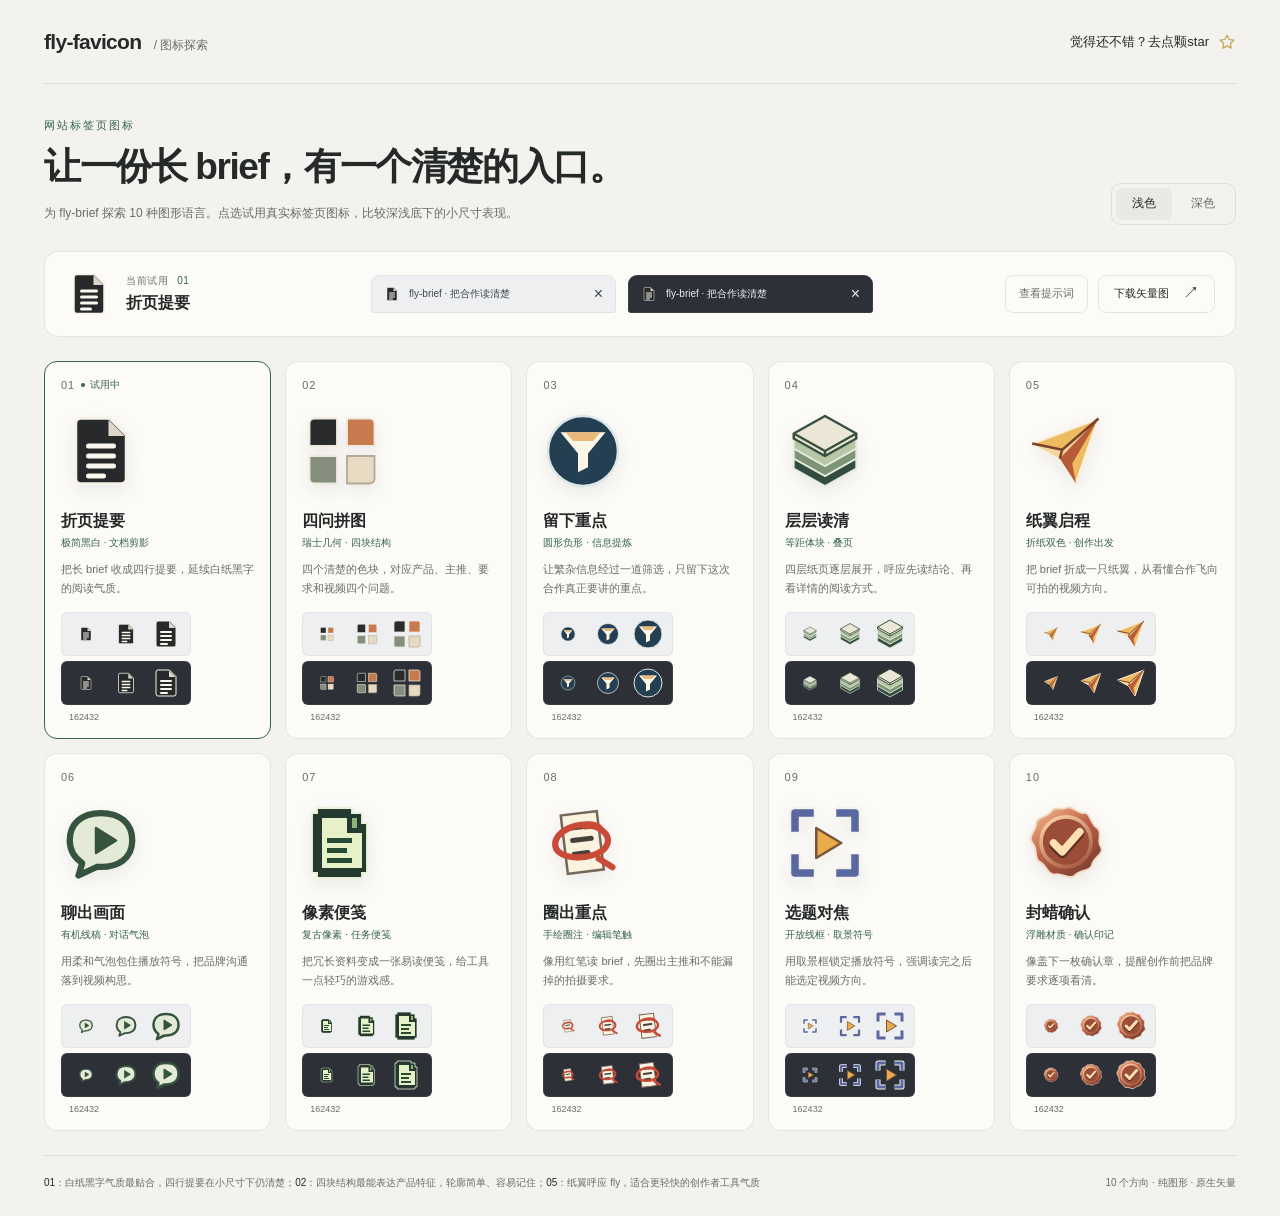
<file: design-exploration/favicon-01/index.html>
<!doctype html>
<html lang="zh-CN" data-theme="light">
  <head>
    <meta charset="UTF-8">
    <meta name="viewport" content="width=device-width, initial-scale=1">
    <meta name="color-scheme" content="light dark">
    <meta name="theme-color" content="#f3f2ee">
    <meta name="description" content="fly-brief 网页标签页图标交互对比">
    <link id="preview-favicon" rel="icon" type="image/svg+xml" href="./icons/01.svg">
    <link rel="stylesheet" href="./preview.css?v=20261026-prompt-actions">
    <script id="comparison-data" type="application/json">{"brand": "fly-brief", "original_prompt": "使用fly-favicon为fly-brief探索10种不同风格的icon", "headline": "让一份长 brief，有一个清楚的入口。", "intro": "为 fly-brief 探索 10 种图形语言。点选试用真实标签页图标，比较深浅底下的小尺寸表现。", "tab_title": "fly-brief · 把合作读清楚", "edition": "2026.10.28 · 第一轮", "allow_text": false, "download_prefix": "fly-brief", "recommendations": [{"id": "01", "reason": "白纸黑字气质最贴合，四行提要在小尺寸下仍清楚"}, {"id": "02", "reason": "四块结构最能表达产品特征，轮廓简单、容易记住"}, {"id": "05", "reason": "纸翼呼应 fly，适合更轻快的创作者工具气质"}], "directions": [{"id": "01", "title": "折页提要", "category": "极简黑白 · 文档剪影", "description": "把长 brief 收成四行提要，延续白纸黑字的阅读气质。", "icon": "icons/01.svg"}, {"id": "02", "title": "四问拼图", "category": "瑞士几何 · 四块结构", "description": "四个清楚的色块，对应产品、主推、要求和视频四个问题。", "icon": "icons/02.svg"}, {"id": "03", "title": "留下重点", "category": "圆形负形 · 信息提炼", "description": "让繁杂信息经过一道筛选，只留下这次合作真正要讲的重点。", "icon": "icons/03.svg"}, {"id": "04", "title": "层层读清", "category": "等距体块 · 叠页", "description": "四层纸页逐层展开，呼应先读结论、再看详情的阅读方式。", "icon": "icons/04.svg"}, {"id": "05", "title": "纸翼启程", "category": "折纸双色 · 创作出发", "description": "把 brief 折成一只纸翼，从看懂合作飞向可拍的视频方向。", "icon": "icons/05.svg"}, {"id": "06", "title": "聊出画面", "category": "有机线稿 · 对话气泡", "description": "用柔和气泡包住播放符号，把品牌沟通落到视频构思。", "icon": "icons/06.svg"}, {"id": "07", "title": "像素便笺", "category": "复古像素 · 任务便笺", "description": "把冗长资料变成一张易读便笺，给工具一点轻巧的游戏感。", "icon": "icons/07.svg"}, {"id": "08", "title": "圈出重点", "category": "手绘圈注 · 编辑笔触", "description": "像用红笔读 brief，先圈出主推和不能漏掉的拍摄要求。", "icon": "icons/08.svg"}, {"id": "09", "title": "选题对焦", "category": "开放线框 · 取景符号", "description": "用取景框锁定播放符号，强调读完之后能选定视频方向。", "icon": "icons/09.svg"}, {"id": "10", "title": "封蜡确认", "category": "浮雕材质 · 确认印记", "description": "像盖下一枚确认章，提醒创作前把品牌要求逐项看清。", "icon": "icons/10.svg"}]}</script>
    <script src="./preview.js" defer></script>
    <title>折页提要 · 图标探索</title>
  </head>
  <body>
    <div class="page">
      <header class="masthead">
        <a class="wordmark" href="https://github.com/flyl1u/fly-favicon" target="_blank" rel="noopener noreferrer">fly-favicon<span> / 图标探索</span></a>
        <a class="star-link" href="https://github.com/flyl1u/fly-favicon" target="_blank" rel="noopener noreferrer">
          <span>觉得还不错？去点颗star</span>
          <svg class="star-icon" width="18" height="18" viewBox="0 0 24 24" fill="none" stroke="currentColor" stroke-width="1.6" stroke-linecap="round" stroke-linejoin="round" aria-hidden="true"><path d="m12 3 2.8 5.7 6.3.9-4.6 4.4 1.1 6.2-5.6-3-5.6 3 1.1-6.2L2.9 9.6l6.3-.9L12 3Z"/></svg>
        </a>
      </header>
      <main>
        <section class="intro" aria-labelledby="page-title">
          <div>
            <p class="eyebrow">网站标签页图标</p>
            <h1 id="page-title">让一份长 brief，有一个清楚的入口。</h1>
            <p class="lede">为 fly-brief 探索 10 种图形语言。点选试用真实标签页图标，比较深浅底下的小尺寸表现。</p>
          </div>
          <div class="theme-control" role="group" aria-label="对比页背景">
            <button type="button" data-theme-choice="light" aria-pressed="true">浅色</button>
            <button type="button" data-theme-choice="dark" aria-pressed="false">深色</button>
          </div>
        </section>
        <section class="selection" aria-label="当前选中的图标">
          <div class="selected-identity">
            <img id="selected-icon" src="./icons/01.svg" width="48" height="48" alt="折页提要">
            <div><p class="selected-label">当前试用 <span id="selected-number">01</span></p><h2 id="selected-title">折页提要</h2></div>
          </div>
          <div class="browser-pair" aria-label="实际 16 像素的标签页预览">
            <div class="browser-tab browser-tab--light"><img class="tab-icon" src="./icons/01.svg" width="16" height="16" alt=""><span>fly-brief · 把合作读清楚</span><span class="tab-close" aria-hidden="true">×</span></div>
            <div class="browser-tab browser-tab--dark"><img class="tab-icon" src="./icons/01.svg" width="16" height="16" alt=""><span>fly-brief · 把合作读清楚</span><span class="tab-close" aria-hidden="true">×</span></div>
          </div>
          <div class="selection-actions">
            <button id="view-prompt" class="prompt-trigger" type="button" aria-haspopup="dialog" aria-controls="prompt-dialog">查看提示词</button>
            <a id="download-selected" class="download" href="./icons/01.svg" download="fly-brief-01.svg">下载矢量图 <span aria-hidden="true">↗</span></a>
          </div>
        </section>
        <div id="directions" class="directions" aria-label="图标方案">
          <button class="direction" type="button" data-id="01" aria-pressed="true" aria-label="试用 01 折页提要：极简黑白 · 文档剪影">
            <span class="direction-meta"><span class="direction-number">01</span><span class="direction-state" aria-hidden="true">试用中</span></span>
            <span class="artwork"><img src="./icons/01.svg" width="80" height="80" alt=""></span>
            <span class="direction-title">折页提要</span>
            <span class="direction-category">极简黑白 · 文档剪影</span>
            <span class="direction-description">把长 brief 收成四行提要，延续白纸黑字的阅读气质。</span>
            <span class="samples samples--light" aria-hidden="true"><img src="./icons/01.svg" width="16" height="16" alt=""><img src="./icons/01.svg" width="24" height="24" alt=""><img src="./icons/01.svg" width="32" height="32" alt=""></span><span class="samples samples--dark" aria-hidden="true"><img src="./icons/01.svg" width="16" height="16" alt=""><img src="./icons/01.svg" width="24" height="24" alt=""><img src="./icons/01.svg" width="32" height="32" alt=""></span>
            <span class="sizes" aria-hidden="true"><span>16</span><span>24</span><span>32</span></span>
          </button>
          <button class="direction" type="button" data-id="02" aria-pressed="false" aria-label="试用 02 四问拼图：瑞士几何 · 四块结构">
            <span class="direction-meta"><span class="direction-number">02</span><span class="direction-state" aria-hidden="true">试用中</span></span>
            <span class="artwork"><img src="./icons/02.svg" width="80" height="80" alt=""></span>
            <span class="direction-title">四问拼图</span>
            <span class="direction-category">瑞士几何 · 四块结构</span>
            <span class="direction-description">四个清楚的色块，对应产品、主推、要求和视频四个问题。</span>
            <span class="samples samples--light" aria-hidden="true"><img src="./icons/02.svg" width="16" height="16" alt=""><img src="./icons/02.svg" width="24" height="24" alt=""><img src="./icons/02.svg" width="32" height="32" alt=""></span><span class="samples samples--dark" aria-hidden="true"><img src="./icons/02.svg" width="16" height="16" alt=""><img src="./icons/02.svg" width="24" height="24" alt=""><img src="./icons/02.svg" width="32" height="32" alt=""></span>
            <span class="sizes" aria-hidden="true"><span>16</span><span>24</span><span>32</span></span>
          </button>
          <button class="direction" type="button" data-id="03" aria-pressed="false" aria-label="试用 03 留下重点：圆形负形 · 信息提炼">
            <span class="direction-meta"><span class="direction-number">03</span><span class="direction-state" aria-hidden="true">试用中</span></span>
            <span class="artwork"><img src="./icons/03.svg" width="80" height="80" alt=""></span>
            <span class="direction-title">留下重点</span>
            <span class="direction-category">圆形负形 · 信息提炼</span>
            <span class="direction-description">让繁杂信息经过一道筛选，只留下这次合作真正要讲的重点。</span>
            <span class="samples samples--light" aria-hidden="true"><img src="./icons/03.svg" width="16" height="16" alt=""><img src="./icons/03.svg" width="24" height="24" alt=""><img src="./icons/03.svg" width="32" height="32" alt=""></span><span class="samples samples--dark" aria-hidden="true"><img src="./icons/03.svg" width="16" height="16" alt=""><img src="./icons/03.svg" width="24" height="24" alt=""><img src="./icons/03.svg" width="32" height="32" alt=""></span>
            <span class="sizes" aria-hidden="true"><span>16</span><span>24</span><span>32</span></span>
          </button>
          <button class="direction" type="button" data-id="04" aria-pressed="false" aria-label="试用 04 层层读清：等距体块 · 叠页">
            <span class="direction-meta"><span class="direction-number">04</span><span class="direction-state" aria-hidden="true">试用中</span></span>
            <span class="artwork"><img src="./icons/04.svg" width="80" height="80" alt=""></span>
            <span class="direction-title">层层读清</span>
            <span class="direction-category">等距体块 · 叠页</span>
            <span class="direction-description">四层纸页逐层展开，呼应先读结论、再看详情的阅读方式。</span>
            <span class="samples samples--light" aria-hidden="true"><img src="./icons/04.svg" width="16" height="16" alt=""><img src="./icons/04.svg" width="24" height="24" alt=""><img src="./icons/04.svg" width="32" height="32" alt=""></span><span class="samples samples--dark" aria-hidden="true"><img src="./icons/04.svg" width="16" height="16" alt=""><img src="./icons/04.svg" width="24" height="24" alt=""><img src="./icons/04.svg" width="32" height="32" alt=""></span>
            <span class="sizes" aria-hidden="true"><span>16</span><span>24</span><span>32</span></span>
          </button>
          <button class="direction" type="button" data-id="05" aria-pressed="false" aria-label="试用 05 纸翼启程：折纸双色 · 创作出发">
            <span class="direction-meta"><span class="direction-number">05</span><span class="direction-state" aria-hidden="true">试用中</span></span>
            <span class="artwork"><img src="./icons/05.svg" width="80" height="80" alt=""></span>
            <span class="direction-title">纸翼启程</span>
            <span class="direction-category">折纸双色 · 创作出发</span>
            <span class="direction-description">把 brief 折成一只纸翼，从看懂合作飞向可拍的视频方向。</span>
            <span class="samples samples--light" aria-hidden="true"><img src="./icons/05.svg" width="16" height="16" alt=""><img src="./icons/05.svg" width="24" height="24" alt=""><img src="./icons/05.svg" width="32" height="32" alt=""></span><span class="samples samples--dark" aria-hidden="true"><img src="./icons/05.svg" width="16" height="16" alt=""><img src="./icons/05.svg" width="24" height="24" alt=""><img src="./icons/05.svg" width="32" height="32" alt=""></span>
            <span class="sizes" aria-hidden="true"><span>16</span><span>24</span><span>32</span></span>
          </button>
          <button class="direction" type="button" data-id="06" aria-pressed="false" aria-label="试用 06 聊出画面：有机线稿 · 对话气泡">
            <span class="direction-meta"><span class="direction-number">06</span><span class="direction-state" aria-hidden="true">试用中</span></span>
            <span class="artwork"><img src="./icons/06.svg" width="80" height="80" alt=""></span>
            <span class="direction-title">聊出画面</span>
            <span class="direction-category">有机线稿 · 对话气泡</span>
            <span class="direction-description">用柔和气泡包住播放符号，把品牌沟通落到视频构思。</span>
            <span class="samples samples--light" aria-hidden="true"><img src="./icons/06.svg" width="16" height="16" alt=""><img src="./icons/06.svg" width="24" height="24" alt=""><img src="./icons/06.svg" width="32" height="32" alt=""></span><span class="samples samples--dark" aria-hidden="true"><img src="./icons/06.svg" width="16" height="16" alt=""><img src="./icons/06.svg" width="24" height="24" alt=""><img src="./icons/06.svg" width="32" height="32" alt=""></span>
            <span class="sizes" aria-hidden="true"><span>16</span><span>24</span><span>32</span></span>
          </button>
          <button class="direction" type="button" data-id="07" aria-pressed="false" aria-label="试用 07 像素便笺：复古像素 · 任务便笺">
            <span class="direction-meta"><span class="direction-number">07</span><span class="direction-state" aria-hidden="true">试用中</span></span>
            <span class="artwork"><img src="./icons/07.svg" width="80" height="80" alt=""></span>
            <span class="direction-title">像素便笺</span>
            <span class="direction-category">复古像素 · 任务便笺</span>
            <span class="direction-description">把冗长资料变成一张易读便笺，给工具一点轻巧的游戏感。</span>
            <span class="samples samples--light" aria-hidden="true"><img src="./icons/07.svg" width="16" height="16" alt=""><img src="./icons/07.svg" width="24" height="24" alt=""><img src="./icons/07.svg" width="32" height="32" alt=""></span><span class="samples samples--dark" aria-hidden="true"><img src="./icons/07.svg" width="16" height="16" alt=""><img src="./icons/07.svg" width="24" height="24" alt=""><img src="./icons/07.svg" width="32" height="32" alt=""></span>
            <span class="sizes" aria-hidden="true"><span>16</span><span>24</span><span>32</span></span>
          </button>
          <button class="direction" type="button" data-id="08" aria-pressed="false" aria-label="试用 08 圈出重点：手绘圈注 · 编辑笔触">
            <span class="direction-meta"><span class="direction-number">08</span><span class="direction-state" aria-hidden="true">试用中</span></span>
            <span class="artwork"><img src="./icons/08.svg" width="80" height="80" alt=""></span>
            <span class="direction-title">圈出重点</span>
            <span class="direction-category">手绘圈注 · 编辑笔触</span>
            <span class="direction-description">像用红笔读 brief，先圈出主推和不能漏掉的拍摄要求。</span>
            <span class="samples samples--light" aria-hidden="true"><img src="./icons/08.svg" width="16" height="16" alt=""><img src="./icons/08.svg" width="24" height="24" alt=""><img src="./icons/08.svg" width="32" height="32" alt=""></span><span class="samples samples--dark" aria-hidden="true"><img src="./icons/08.svg" width="16" height="16" alt=""><img src="./icons/08.svg" width="24" height="24" alt=""><img src="./icons/08.svg" width="32" height="32" alt=""></span>
            <span class="sizes" aria-hidden="true"><span>16</span><span>24</span><span>32</span></span>
          </button>
          <button class="direction" type="button" data-id="09" aria-pressed="false" aria-label="试用 09 选题对焦：开放线框 · 取景符号">
            <span class="direction-meta"><span class="direction-number">09</span><span class="direction-state" aria-hidden="true">试用中</span></span>
            <span class="artwork"><img src="./icons/09.svg" width="80" height="80" alt=""></span>
            <span class="direction-title">选题对焦</span>
            <span class="direction-category">开放线框 · 取景符号</span>
            <span class="direction-description">用取景框锁定播放符号，强调读完之后能选定视频方向。</span>
            <span class="samples samples--light" aria-hidden="true"><img src="./icons/09.svg" width="16" height="16" alt=""><img src="./icons/09.svg" width="24" height="24" alt=""><img src="./icons/09.svg" width="32" height="32" alt=""></span><span class="samples samples--dark" aria-hidden="true"><img src="./icons/09.svg" width="16" height="16" alt=""><img src="./icons/09.svg" width="24" height="24" alt=""><img src="./icons/09.svg" width="32" height="32" alt=""></span>
            <span class="sizes" aria-hidden="true"><span>16</span><span>24</span><span>32</span></span>
          </button>
          <button class="direction" type="button" data-id="10" aria-pressed="false" aria-label="试用 10 封蜡确认：浮雕材质 · 确认印记">
            <span class="direction-meta"><span class="direction-number">10</span><span class="direction-state" aria-hidden="true">试用中</span></span>
            <span class="artwork"><img src="./icons/10.svg" width="80" height="80" alt=""></span>
            <span class="direction-title">封蜡确认</span>
            <span class="direction-category">浮雕材质 · 确认印记</span>
            <span class="direction-description">像盖下一枚确认章，提醒创作前把品牌要求逐项看清。</span>
            <span class="samples samples--light" aria-hidden="true"><img src="./icons/10.svg" width="16" height="16" alt=""><img src="./icons/10.svg" width="24" height="24" alt=""><img src="./icons/10.svg" width="32" height="32" alt=""></span><span class="samples samples--dark" aria-hidden="true"><img src="./icons/10.svg" width="16" height="16" alt=""><img src="./icons/10.svg" width="24" height="24" alt=""><img src="./icons/10.svg" width="32" height="32" alt=""></span>
            <span class="sizes" aria-hidden="true"><span>16</span><span>24</span><span>32</span></span>
          </button></div>
        <noscript><p class="lede">当前为静态对比；启用 JavaScript 可点选试用和切换背景。所有 SVG 可从 icons 文件夹单独取用。</p></noscript>
        <p id="selection-status" class="visually-hidden" role="status" aria-live="polite"></p>
      </main>
      <footer><p><strong>01</strong>：白纸黑字气质最贴合，四行提要在小尺寸下仍清楚；<strong>02</strong>：四块结构最能表达产品特征，轮廓简单、容易记住；<strong>05</strong>：纸翼呼应 fly，适合更轻快的创作者工具气质</p><p>10 个方向 · 纯图形 · 原生矢量</p></footer>
    </div>
    <dialog id="prompt-dialog" class="prompt-dialog" aria-labelledby="prompt-title">
      <div class="prompt-heading">
        <h2 id="prompt-title">原始提示词</h2>
        <button id="close-prompt" class="prompt-close" type="button" aria-label="关闭提示词" autofocus>
          <svg width="18" height="18" viewBox="0 0 24 24" fill="none" stroke="currentColor" stroke-width="1.8" stroke-linecap="round" aria-hidden="true"><path d="m6 6 12 12M6 18 18 6"/></svg>
        </button>
      </div>
      <pre class="prompt-text"><span id="prompt-content">使用fly-favicon为fly-brief探索10种不同风格的icon</span></pre>
    </dialog>
  </body>
</html>
</file>
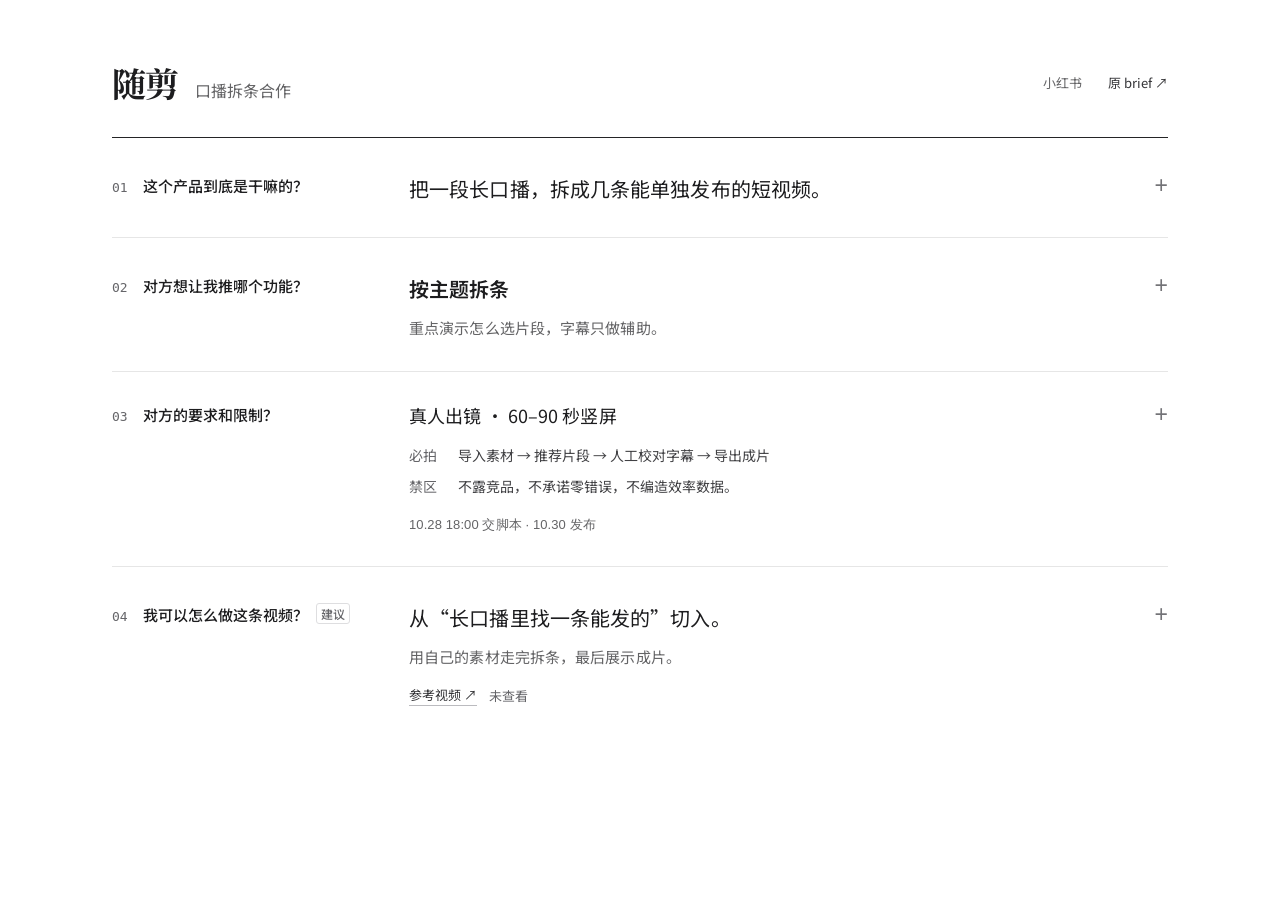
<file: design-exploration/01/01-document.html>
<!doctype html>
<html lang="zh-CN">
<head>
  <meta charset="utf-8"><meta name="viewport" content="width=device-width,initial-scale=1">
  <title>随剪 · 口播拆条合作</title>
  <style>@font-face {
  font-family: 'Noto Sans SC';
  font-style: normal;
  font-weight: 300;
  font-display: block;
  src: url(./fonts/noto-sans-0.ttf) format('truetype');
}
@font-face {
  font-family: 'Noto Sans SC';
  font-style: normal;
  font-weight: 400;
  font-display: block;
  src: url(./fonts/noto-sans-1.ttf) format('truetype');
}
@font-face {
  font-family: 'Noto Sans SC';
  font-style: normal;
  font-weight: 500;
  font-display: block;
  src: url(./fonts/noto-sans-2.ttf) format('truetype');
}
@font-face {
  font-family: 'Noto Sans SC';
  font-style: normal;
  font-weight: 600;
  font-display: block;
  src: url(./fonts/noto-sans-3.ttf) format('truetype');
}
@font-face {
  font-family: 'Noto Sans SC';
  font-style: normal;
  font-weight: 700;
  font-display: block;
  src: url(./fonts/noto-sans-4.ttf) format('truetype');
}
@font-face {
  font-family: 'Noto Serif SC';
  font-style: normal;
  font-weight: 600;
  font-display: block;
  src: url(./fonts/noto-serif-0.ttf) format('truetype');
}
@font-face {
  font-family: 'Noto Serif SC';
  font-style: normal;
  font-weight: 700;
  font-display: block;
  src: url(./fonts/noto-serif-1.ttf) format('truetype');
}
    :root{color-scheme:light}*{box-sizing:border-box}body{margin:0;background:#fff;color:#1d1d1f;font-family:"Noto Sans SC","Microsoft YaHei","Segoe UI",sans-serif}main{width:1056px;margin:0 auto;padding:58px 0 0}header{display:flex;justify-content:space-between;align-items:center;padding-bottom:30px;border-bottom:1px solid #242426}.identity{display:flex;align-items:baseline;gap:17px}h1{font-family:"Noto Serif SC","SimSun",serif;font-size:34px;font-weight:700;letter-spacing:-1px;margin:0}.project{font-size:16px;color:#646466}.header-meta{display:flex;align-items:center;gap:26px;font-size:13px;color:#646466}.source{color:#343437;font-size:13px}.row{display:grid;grid-template-columns:273px 1fr;gap:24px;padding:32px 0 30px;border-bottom:1px solid #e6e6e6}.label{display:flex;align-items:baseline;gap:15px;padding-top:4px}.number{font-size:13px;color:#656569;font-family:Consolas,monospace}h2{font-size:15px;font-weight:500;margin:0;line-height:1.65}.answer{position:relative;padding-right:32px;min-width:0}.answer p{margin:0;font-size:20px;line-height:1.85;letter-spacing:.1px}.answer strong{font-weight:600}.answer .quiet{font-size:15px;color:#646466;margin-top:7px;line-height:1.8}.expand{position:absolute;right:0;top:4px;font:23px/1 "Segoe UI",sans-serif;color:#737377}.requirements{padding-top:27px;padding-bottom:28px}.requirements .format{font-size:18px}.facts{margin-top:10px;display:grid;grid-template-columns:36px 1fr;gap:4px 13px;font-size:14px;line-height:1.9}.facts dt{color:#656569}.facts dd{margin:0;color:#414144}.schedule{font-family:Consolas,"Microsoft YaHei",sans-serif;font-size:13px!important;color:#646466;margin-top:10px!important}.video{border-bottom:0;padding-bottom:0}.suggestion{font-size:12px;color:#656569;border:1px solid #dedee0;border-radius:3px;padding:1px 4px;vertical-align:2px;margin-left:8px}.reference{display:flex;align-items:center;gap:12px;margin-top:15px;font-size:13px;color:#343437}.ref-status{font-size:13px;color:#656569}.reference-name{border-bottom:1px solid #bbbbbf;padding-bottom:1px}
  </style>
</head>
<body>
  <main>
    <header>
      <div class="identity"><h1>随剪</h1><span class="project">口播拆条合作</span></div>
      <div class="header-meta"><span>小红书</span><span class="source">原 brief ↗</span></div>
    </header>
    <section class="row">
      <div class="label"><span class="number">01</span><h2>这个产品到底是干嘛的？</h2></div>
      <div class="answer"><p>把一段长口播，拆成几条能单独发布的短视频。</p><span class="expand" aria-hidden="true">+</span></div>
    </section>
    <section class="row">
      <div class="label"><span class="number">02</span><h2>对方想让我推哪个功能？</h2></div>
      <div class="answer"><p><strong>按主题拆条</strong></p><p class="quiet">重点演示怎么选片段，字幕只做辅助。</p><span class="expand" aria-hidden="true">+</span></div>
    </section>
    <section class="row requirements">
      <div class="label"><span class="number">03</span><h2>对方的要求和限制？</h2></div>
      <div class="answer">
        <p class="format">真人出镜 · 60–90 秒竖屏</p>
        <dl class="facts"><dt>必拍</dt><dd>导入素材 → 推荐片段 → 人工校对字幕 → 导出成片</dd><dt>禁区</dt><dd>不露竞品，不承诺零错误，不编造效率数据。</dd></dl>
        <p class="schedule">10.28 18:00 交脚本 · 10.30 发布</p><span class="expand" aria-hidden="true">+</span>
      </div>
    </section>
    <section class="row video">
      <div class="label"><span class="number">04</span><h2>我可以怎么做这条视频？<span class="suggestion">建议</span></h2></div>
      <div class="answer"><p>从“长口播里找一条能发的”切入。</p><p class="quiet">用自己的素材走完拆条，最后展示成片。</p><div class="reference"><span class="reference-name">参考视频 ↗</span><span class="ref-status">未查看</span></div><span class="expand" aria-hidden="true">+</span></div>
    </section>
  </main>
</body>
</html>
</file>
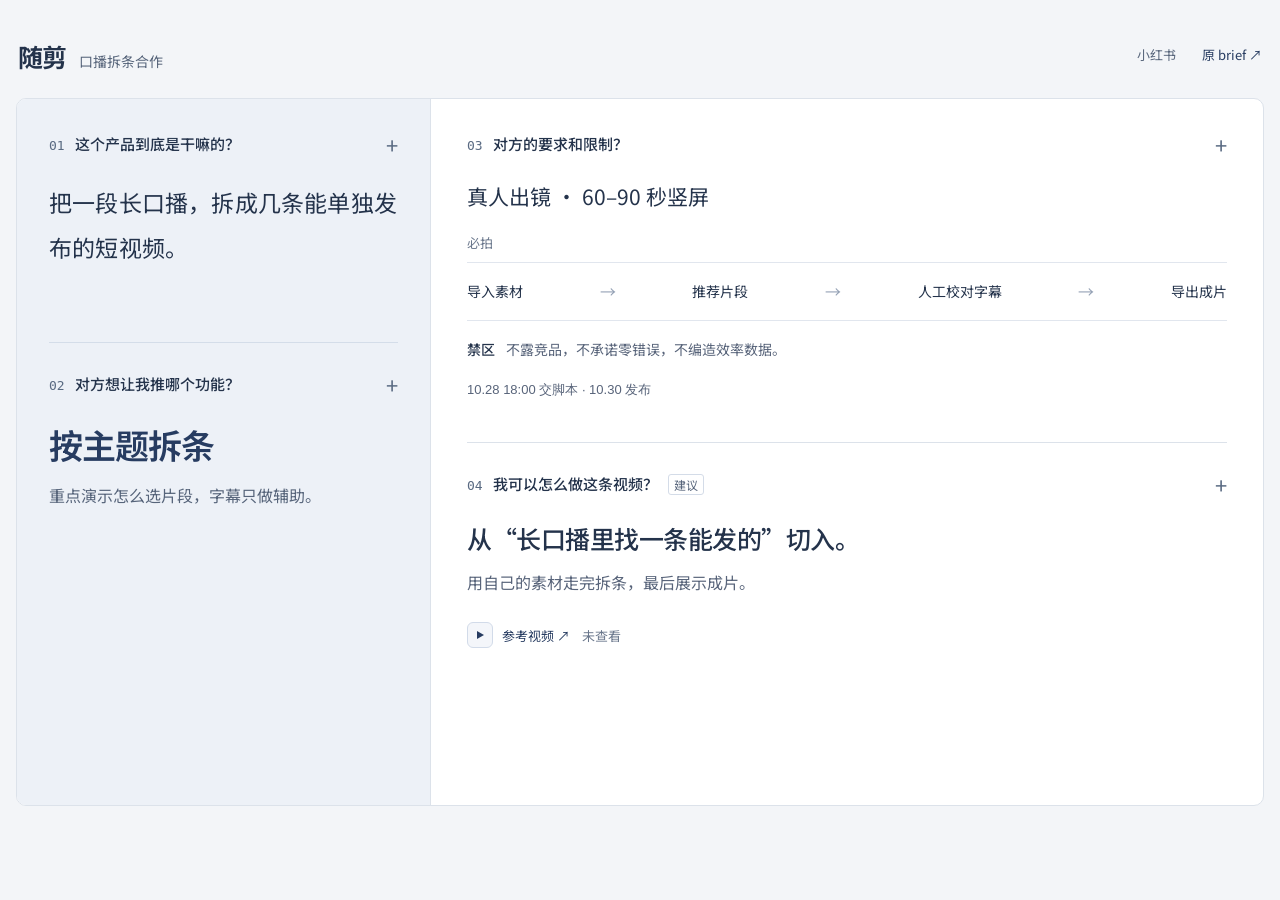
<file: design-exploration/01/02-workspace.html>
<!doctype html>
<html lang="zh-CN">
<head>
  <meta charset="utf-8"><meta name="viewport" content="width=device-width,initial-scale=1">
  <title>随剪 · 口播拆条合作</title>
  <style>@font-face {
  font-family: 'Noto Sans SC';
  font-style: normal;
  font-weight: 300;
  font-display: block;
  src: url(./fonts/noto-sans-0.ttf) format('truetype');
}
@font-face {
  font-family: 'Noto Sans SC';
  font-style: normal;
  font-weight: 400;
  font-display: block;
  src: url(./fonts/noto-sans-1.ttf) format('truetype');
}
@font-face {
  font-family: 'Noto Sans SC';
  font-style: normal;
  font-weight: 500;
  font-display: block;
  src: url(./fonts/noto-sans-2.ttf) format('truetype');
}
@font-face {
  font-family: 'Noto Sans SC';
  font-style: normal;
  font-weight: 600;
  font-display: block;
  src: url(./fonts/noto-sans-3.ttf) format('truetype');
}
@font-face {
  font-family: 'Noto Sans SC';
  font-style: normal;
  font-weight: 700;
  font-display: block;
  src: url(./fonts/noto-sans-4.ttf) format('truetype');
}
@font-face {
  font-family: 'Noto Serif SC';
  font-style: normal;
  font-weight: 600;
  font-display: block;
  src: url(./fonts/noto-serif-0.ttf) format('truetype');
}
@font-face {
  font-family: 'Noto Serif SC';
  font-style: normal;
  font-weight: 700;
  font-display: block;
  src: url(./fonts/noto-serif-1.ttf) format('truetype');
}
    :root{color-scheme:light}*{box-sizing:border-box}body{margin:0;background:#f3f5f8;color:#24334b;font-family:"Noto Sans SC","Microsoft YaHei","Segoe UI",sans-serif}main{width:1248px;margin:40px auto 0}header{height:58px;display:flex;align-items:flex-start;justify-content:space-between;padding:0 2px}.identity{display:flex;align-items:baseline;gap:13px}h1{font-size:25px;line-height:1.3;margin:0;font-weight:650;letter-spacing:-.8px}.project{font-size:14px;color:#57657b}.meta{font-size:13px;color:#57657b;display:flex;gap:26px;padding-top:5px}.source{color:#273c61}.workspace{display:grid;grid-template-columns:414px 1fr;min-height:708px;border:1px solid #dce2ea;border-radius:10px;background:#fff;overflow:hidden}.understand{background:#edf1f7;border-right:1px solid #dce2ea;padding:32px 32px 26px}.section-heading{display:flex;justify-content:space-between;align-items:center;gap:10px}h2{font-size:15px;font-weight:500;line-height:1.7;margin:0}.number{font-size:13px;color:#596a82;font-family:Consolas,monospace;margin-right:10px}.expand{font-size:22px;line-height:1;color:#596a82}.product-answer{font-size:23px;line-height:1.95;margin:23px 0 0;letter-spacing:.2px}.promotion{margin-top:72px;padding-top:28px;border-top:1px solid #d4dde9}.promotion-answer{font-size:34px;line-height:1.4;font-weight:600;letter-spacing:-1px;margin:24px 0 12px;color:#273c61}.promotion-note{font-size:16px;line-height:1.9;color:#56647a;margin:0;max-width:310px}.execution{padding:32px 36px}.format{font-size:21px;margin:22px 0 18px;line-height:1.7}.flow-label{font-size:13px;color:#6a778c;margin:0 0 10px}.flow{display:flex;align-items:center;justify-content:space-between;gap:8px;font-size:14px;line-height:1.6;padding:16px 0;border-top:1px solid #e1e6ee;border-bottom:1px solid #e1e6ee}.flow i{font-style:normal;color:#93a0b4;font-size:16px}.restriction{font-size:14px;line-height:1.9;color:#58647a;margin:15px 0}.restriction b{font-weight:500;color:#24334b;margin-right:11px}.dates{font:13px/1.8 Consolas,"Microsoft YaHei",sans-serif;color:#58647a;margin:14px 0 0}.video{margin-top:41px;border-top:1px solid #dce2ea;padding-top:28px}.video-head{display:flex;gap:10px;align-items:center}.suggestion{font-size:12px;color:#57657b;border:1px solid #d4dce8;border-radius:3px;padding:1px 5px}.video-answer{font-size:25px;line-height:1.7;margin:20px 0 7px;font-weight:500;letter-spacing:-.5px}.video-note{font-size:16px;line-height:1.9;color:#58647a;margin:0}.reference{display:flex;gap:12px;align-items:center;margin-top:25px;font-size:13px;color:#273c61}.reference-name{display:flex;gap:9px;align-items:center}.play{width:26px;height:26px;display:grid;place-items:center;border:1px solid #d2dbe9;border-radius:6px;background:#f4f6fa}.play svg{width:10px;height:10px}.status{color:#6a778c;font-size:13px}
  </style>
</head>
<body>
  <main>
    <header><div class="identity"><h1>随剪</h1><span class="project">口播拆条合作</span></div><div class="meta"><span>小红书</span><span class="source">原 brief ↗</span></div></header>
    <div class="workspace">
      <div class="understand">
        <section><div class="section-heading"><h2><span class="number">01</span>这个产品到底是干嘛的？</h2><span class="expand" aria-hidden="true">+</span></div><p class="product-answer">把一段长口播，拆成几条能单独发布的短视频。</p></section>
        <section class="promotion"><div class="section-heading"><h2><span class="number">02</span>对方想让我推哪个功能？</h2><span class="expand" aria-hidden="true">+</span></div><p class="promotion-answer">按主题拆条</p><p class="promotion-note">重点演示怎么选片段，字幕只做辅助。</p></section>
      </div>
      <div class="execution">
        <section><div class="section-heading"><h2><span class="number">03</span>对方的要求和限制？</h2><span class="expand" aria-hidden="true">+</span></div><p class="format">真人出镜 · 60–90 秒竖屏</p><p class="flow-label">必拍</p><div class="flow"><span>导入素材</span><i>→</i><span>推荐片段</span><i>→</i><span>人工校对字幕</span><i>→</i><span>导出成片</span></div><p class="restriction"><b>禁区</b>不露竞品，不承诺零错误，不编造效率数据。</p><p class="dates">10.28 18:00 交脚本 · 10.30 发布</p></section>
        <section class="video"><div class="section-heading"><div class="video-head"><h2><span class="number">04</span>我可以怎么做这条视频？</h2><span class="suggestion">建议</span></div><span class="expand" aria-hidden="true">+</span></div><p class="video-answer">从“长口播里找一条能发的”切入。</p><p class="video-note">用自己的素材走完拆条，最后展示成片。</p><div class="reference"><span class="reference-name"><span class="play" aria-hidden="true"><svg viewBox="0 0 10 10"><path d="M2 1 9 5 2 9Z" fill="currentColor"/></svg></span>参考视频 ↗</span><span class="status">未查看</span></div></section>
      </div>
    </div>
  </main>
</body>
</html>
</file>
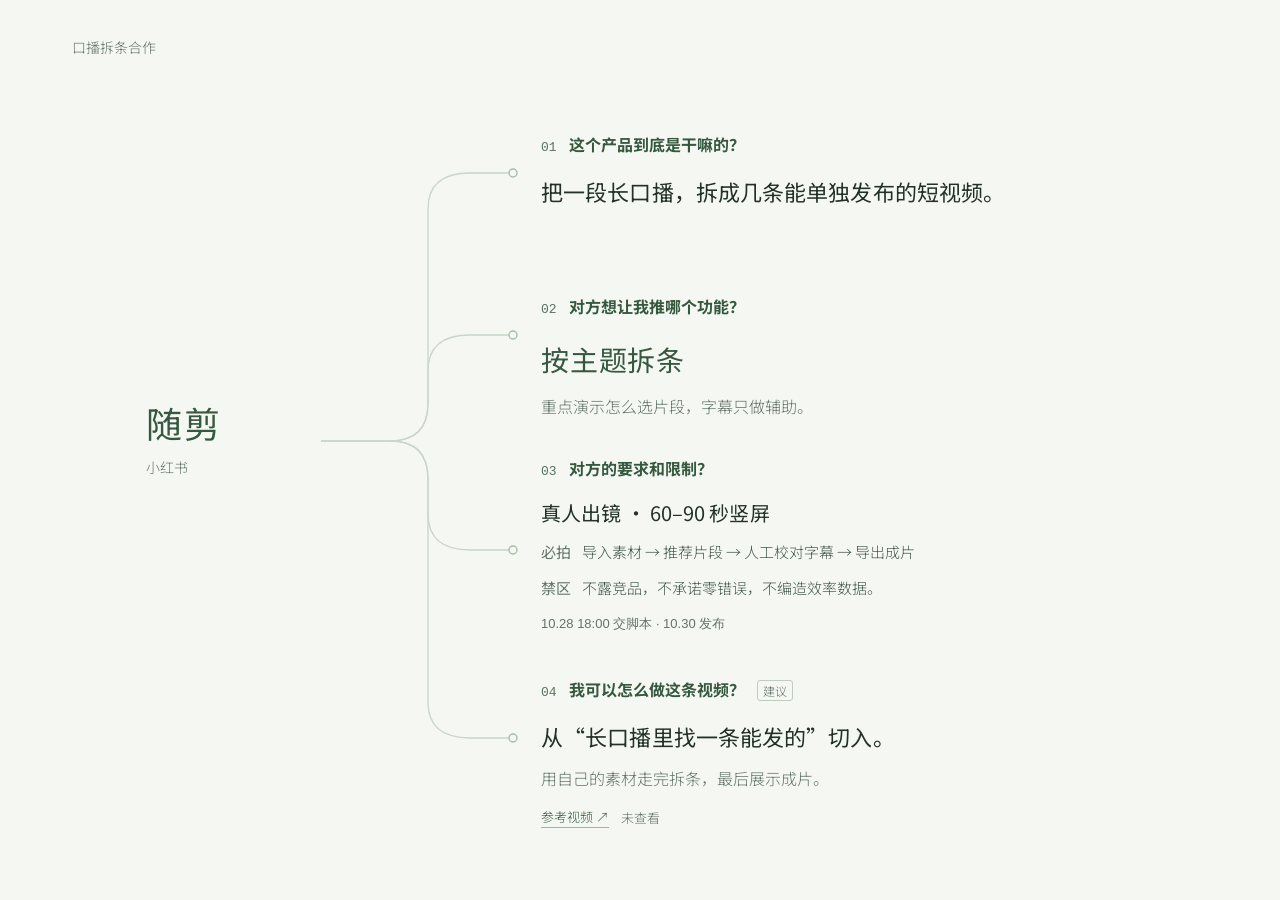
<file: design-exploration/01/03-branches.html>
<!doctype html>
<html lang="zh-CN">
<head>
  <meta charset="utf-8"><meta name="viewport" content="width=device-width,initial-scale=1">
  <title>随剪 · 口播拆条合作</title>
  <style>@font-face {
  font-family: 'Noto Sans SC';
  font-style: normal;
  font-weight: 300;
  font-display: block;
  src: url(./fonts/noto-sans-0.ttf) format('truetype');
}
@font-face {
  font-family: 'Noto Sans SC';
  font-style: normal;
  font-weight: 400;
  font-display: block;
  src: url(./fonts/noto-sans-1.ttf) format('truetype');
}
@font-face {
  font-family: 'Noto Sans SC';
  font-style: normal;
  font-weight: 500;
  font-display: block;
  src: url(./fonts/noto-sans-2.ttf) format('truetype');
}
@font-face {
  font-family: 'Noto Sans SC';
  font-style: normal;
  font-weight: 600;
  font-display: block;
  src: url(./fonts/noto-sans-3.ttf) format('truetype');
}
@font-face {
  font-family: 'Noto Sans SC';
  font-style: normal;
  font-weight: 700;
  font-display: block;
  src: url(./fonts/noto-sans-4.ttf) format('truetype');
}
@font-face {
  font-family: 'Noto Serif SC';
  font-style: normal;
  font-weight: 600;
  font-display: block;
  src: url(./fonts/noto-serif-0.ttf) format('truetype');
}
@font-face {
  font-family: 'Noto Serif SC';
  font-style: normal;
  font-weight: 700;
  font-display: block;
  src: url(./fonts/noto-serif-1.ttf) format('truetype');
}
    :root{color-scheme:light}*{box-sizing:border-box}body{margin:0;background:#f4f7f2;color:#243129;font-family:"Noto Sans SC","DengXian","Segoe UI",sans-serif;font-weight:300}main{width:1440px;height:900px;position:relative;padding:0}header{position:absolute;left:72px;right:72px;top:37px;display:flex;justify-content:space-between;align-items:center;font-size:14px;color:#637369}header p{margin:0}.original{font-size:13px;color:#36583f}.connections{position:absolute;inset:0;width:1440px;height:900px;pointer-events:none}.connections path{stroke:#c9d6c9;stroke-width:1.3;fill:none}.connections circle{fill:#f4f7f2;stroke:#a7bda9;stroke-width:1.4}.root{position:absolute;left:146px;top:397px;width:210px}.root h1{font-size:36px;font-weight:400;line-height:1.4;letter-spacing:2px;color:#36583f;margin:0}.root p{font-size:14px;margin:10px 0 0;color:#637369}.branch{position:absolute;left:541px;width:730px}.product{top:131px}.promotion{top:293px}.requirements{top:455px}.video{top:676px}.heading{display:flex;align-items:baseline;gap:12px}.number{font:13px/1.8 Consolas,monospace;color:#5b715e}h2{font-size:16px;line-height:1.7;margin:0;font-weight:700;color:#36583f}.answer{margin:13px 0 0;font-size:22px;line-height:1.8;font-weight:400;letter-spacing:.1px}.sub{font-size:16px;line-height:1.8;color:#637369;margin:7px 0 0}.promotion .answer{font-size:28px;color:#36583f;letter-spacing:.8px}.requirements .answer{font-size:20px;margin-top:12px}.fact{font-size:15px;line-height:1.9;color:#46594b;margin:7px 0 0}.fact strong{font-weight:400;margin-right:11px;color:#637369}.dates{font:13px/1.8 Consolas,"DengXian",sans-serif;color:#637369;margin:10px 0 0}.expand{position:absolute;left:756px;top:44px;width:25px;height:25px;border:1px solid #bacbbb;border-radius:50%;color:#52735a;font:19px/22px "Segoe UI",sans-serif;text-align:center}.requirements .expand{top:68px}.suggestion{font-size:12px;color:#637369;border:1px solid #bfcdbf;border-radius:3px;padding:1px 5px}.reference{display:flex;gap:12px;align-items:center;margin:14px 0 0;font-size:13px;color:#36583f}.reference-name{border-bottom:1px solid #9fb5a1;padding-bottom:1px}.status{color:#637369;font-size:13px}
  </style>
</head>
<body>
  <main>
    <header><p>口播拆条合作</p><span class="original">原 brief ↗</span></header>
    <svg class="connections" viewBox="0 0 1440 900" aria-hidden="true"><path d="M321 441H390Q428 441 428 403V209Q428 173 470 173H513"/><path d="M390 441Q428 441 428 403V371Q428 335 470 335H513"/><path d="M390 441Q428 441 428 479V514Q428 550 470 550H513"/><path d="M321 441H390Q428 441 428 479V702Q428 738 470 738H513"/><circle cx="513" cy="173" r="4"/><circle cx="513" cy="335" r="4"/><circle cx="513" cy="550" r="4"/><circle cx="513" cy="738" r="4"/></svg>
    <div class="root"><h1>随剪</h1><p>小红书</p></div>
    <section class="branch product"><div class="heading"><span class="number">01</span><h2>这个产品到底是干嘛的？</h2></div><p class="answer">把一段长口播，拆成几条能单独发布的短视频。</p><span class="expand" aria-hidden="true">+</span></section>
    <section class="branch promotion"><div class="heading"><span class="number">02</span><h2>对方想让我推哪个功能？</h2></div><p class="answer">按主题拆条</p><p class="sub">重点演示怎么选片段，字幕只做辅助。</p><span class="expand" aria-hidden="true">+</span></section>
    <section class="branch requirements"><div class="heading"><span class="number">03</span><h2>对方的要求和限制？</h2></div><p class="answer">真人出镜 · 60–90 秒竖屏</p><p class="fact"><strong>必拍</strong>导入素材 → 推荐片段 → 人工校对字幕 → 导出成片</p><p class="fact"><strong>禁区</strong>不露竞品，不承诺零错误，不编造效率数据。</p><p class="dates">10.28 18:00 交脚本 · 10.30 发布</p><span class="expand" aria-hidden="true">+</span></section>
    <section class="branch video"><div class="heading"><span class="number">04</span><h2>我可以怎么做这条视频？</h2><span class="suggestion">建议</span></div><p class="answer">从“长口播里找一条能发的”切入。</p><p class="sub">用自己的素材走完拆条，最后展示成片。</p><div class="reference"><span class="reference-name">参考视频 ↗</span><span class="status">未查看</span></div><span class="expand" aria-hidden="true">+</span></section>
  </main>
</body>
</html>
</file>
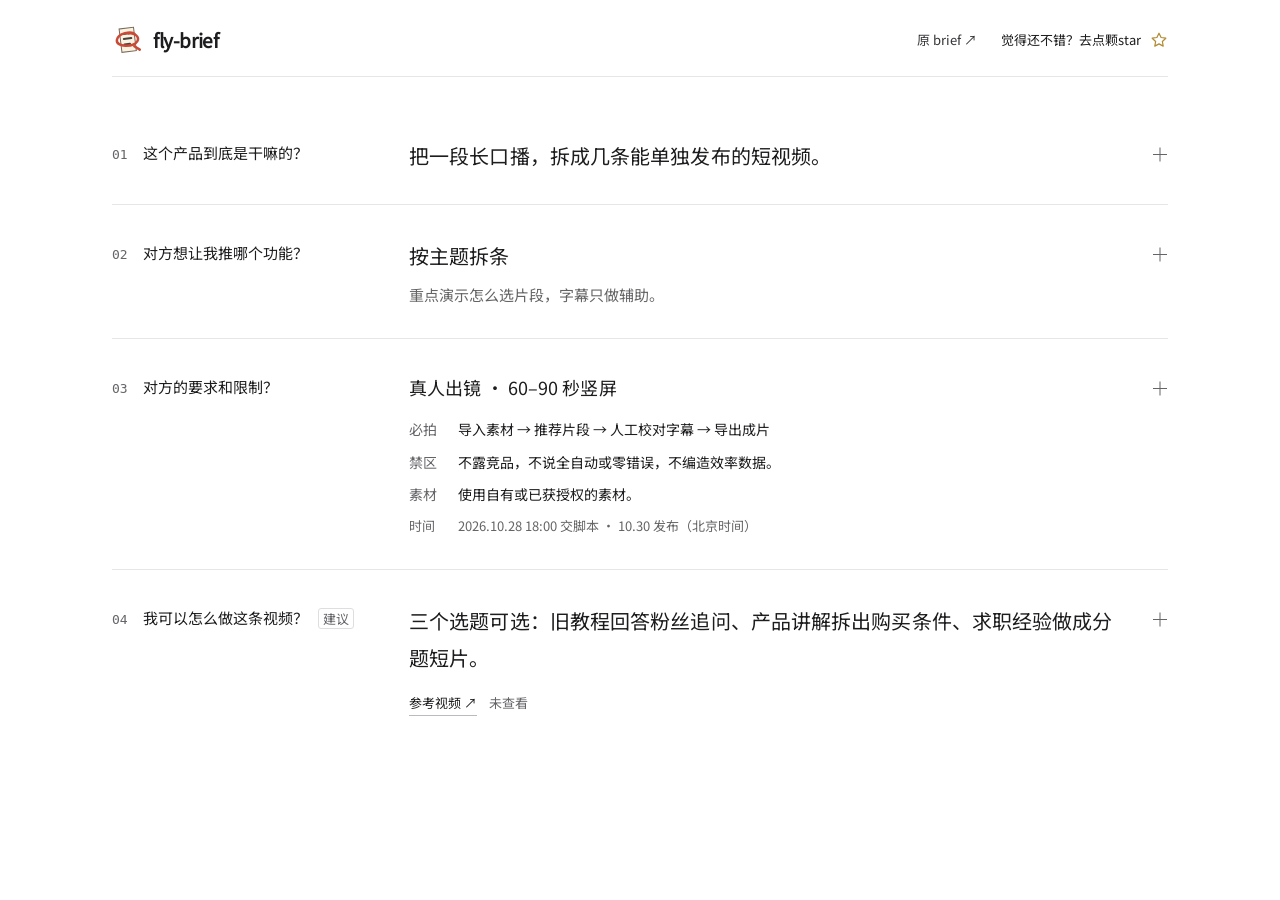
<file: design-exploration/02/current.html>
<!doctype html>
<html lang="zh-CN">
<head>
  <meta charset="utf-8">
  <meta name="viewport" content="width=device-width,initial-scale=1">
  <meta http-equiv="Content-Security-Policy" content="default-src 'none'; script-src 'unsafe-inline'; style-src 'unsafe-inline'; font-src data:; img-src data:; base-uri 'none'; form-action 'none'">
  <meta name="color-scheme" content="light">
  <title>随剪 · 口播拆条合作</title>
  <link rel="icon" type="image/svg+xml" href="[data-uri]">
  <style>
@font-face{font-family:"Fly Sans";font-weight:400;font-style:normal;font-display:swap;src:url([data-uri]) format("woff2");}
@font-face{font-family:"Fly Serif";font-weight:700;font-style:normal;font-display:swap;src:url([data-uri]) format("woff2");}


    @media screen{#overview{padding-top:28px}}
    :root{--paper:#fff;--ink:#1d1d1f;--secondary:#646466;--line:#e6e6e6;--focus:#333;--warning:#80500e;--conflict:#923b34;--body-font:"Fly Sans","Microsoft YaHei","PingFang SC",sans-serif;--title-font:"Fly Serif","SimSun",serif;color-scheme:light}
    *{box-sizing:border-box}body{margin:0;background:var(--paper);color:var(--ink);font-family:var(--body-font);font-size:16px;line-height:1.8}button,a,summary{-webkit-tap-highlight-color:transparent}button{font:inherit;color:inherit;cursor:pointer;transition:background .15s,transform .15s}button:active,summary:active{transform:scale(.97)}button:focus-visible,a:focus-visible,summary:focus-visible{outline:2px solid var(--focus);outline-offset:4px;border-radius:2px}a{color:inherit;text-underline-offset:5px;overflow-wrap:anywhere}[hidden]{display:none!important}
    .page{max-width:1056px;width:calc(100% - 112px);margin:0 auto;padding:18px 0 60px}.source-entry{border:0;background:transparent;padding:4px 0;min-height:32px;white-space:nowrap;font-size:13px;color:#343437}.source-entry:hover{text-decoration:underline;text-underline-offset:5px}
    .brand-header{display:flex;align-items:center;justify-content:space-between;gap:24px;min-height:58px;padding-bottom:14px;border-bottom:1px solid var(--line)}.brand-actions{display:flex;align-items:center;gap:24px;min-width:0}.brand-link{display:inline-flex;align-items:center;gap:9px;min-height:44px;text-decoration:none;font-family:var(--body-font);font-size:19px;font-weight:600;letter-spacing:-.4px;white-space:nowrap}.brand-icon{display:block;flex-shrink:0}.brand-link:hover{opacity:.75}.star-link{display:inline-flex;align-items:center;justify-content:flex-end;gap:9px;min-height:44px;text-decoration:none;font-size:13px;white-space:nowrap;transition:color .15s,transform .15s}.star-icon{display:block;flex-shrink:0;color:#b28a31;fill:transparent;transition:fill .15s,transform .15s}.star-link:hover,.star-link:focus-visible{transform:translateY(-1px)}.star-link:hover .star-icon,.star-link:focus-visible .star-icon{fill:currentColor;transform:rotate(12deg) scale(1.08)}
    .row{position:relative;display:grid;grid-template-columns:273px minmax(0,1fr);gap:24px;padding:32px 0 30px;border-bottom:1px solid var(--line);scroll-margin-top:24px}.row:last-child{border-bottom:0}.label{display:flex;align-items:baseline;gap:15px;padding-top:4px;min-width:0}.number{font:13px/1.8 Consolas,monospace;color:#656569}.label-text{display:flex;align-items:baseline;gap:10px;flex-wrap:wrap;min-width:0}h2{font-size:15px;font-weight:500;line-height:1.65;margin:0}.section-tag{font-size:13px;line-height:1.5;color:#656569;border:1px solid #dedee0;border-radius:3px;padding:0 4px;white-space:nowrap}.section-tag.unknown,.status.unknown{color:var(--warning)}.section-tag.conflict,.status.conflict{color:var(--conflict)}.answer{position:relative;padding-right:38px;min-width:0}.summary{font-size:20px;font-weight:400;line-height:1.85;letter-spacing:.1px;margin:0;overflow-wrap:anywhere}.note{font-size:15px;line-height:1.8;color:var(--secondary);margin:7px 0 0;overflow-wrap:anywhere}.status{font-size:13px;margin-right:7px;white-space:nowrap}.highlights{display:grid;gap:6px;margin:12px 0 0;padding:0;list-style:none}.highlights li{display:flex;gap:13px;align-items:baseline;font-size:14px;line-height:1.9;overflow-wrap:anywhere}.highlight-label{flex:0 0 36px;color:#656569;white-space:nowrap}.highlight-text{min-width:0}.flow-step,.no-break{white-space:nowrap}.highlights .schedule{font-family:Consolas,var(--body-font);font-size:13px;color:var(--secondary)}#requirements .summary{font-size:18px}
    .references{margin-top:15px;display:grid;gap:10px}.reference{display:flex;align-items:baseline;gap:12px;flex-wrap:wrap;font-size:13px;line-height:1.8}.reference a{text-decoration:none;border-bottom:1px solid #bbbbbf;padding-bottom:1px}.reference a:hover{border-color:var(--ink)}.ref-status{font-size:13px;color:#656569}.disclosure-toggle{position:absolute;right:-10px;top:0;width:36px;height:36px;display:grid;place-items:center;list-style:none;cursor:pointer;color:#656569;border-radius:3px;transition:background .15s,transform .15s}.disclosure-toggle::-webkit-details-marker{display:none}.disclosure-toggle:hover{background:#f4f4f3}.expand-icon{position:relative;display:block;width:14px;height:14px}.expand-icon::before,.expand-icon::after{content:"";position:absolute;background:currentColor;left:0;top:6px;width:14px;height:1px}.expand-icon::after{transform:rotate(90deg);transition:transform .18s}details[open] .expand-icon::after{transform:rotate(0)}.detail-body{border-top:1px solid var(--line);margin-top:24px;padding-top:20px}.branch{margin-top:23px}.branch:first-child{margin-top:0}.branch h3{font-size:14px;line-height:1.7;font-weight:600;margin:0 0 7px}.branch ul{list-style-type:disc;margin:0;padding-left:1em}.branch li::marker{color:var(--secondary)}.branch li{font-size:15px;line-height:1.9;margin:7px 0 0;overflow-wrap:anywhere}.branch .status{color:var(--secondary)}.branch .status.unknown{color:var(--warning)}.branch .status.conflict{color:var(--conflict)}.source-button{display:inline-block;border:0;text-decoration:underline dotted #a5a5a8;text-underline-offset:3px;text-align:left;background:transparent;font-size:13px;line-height:1.5;color:var(--secondary);padding:0 2px;min-width:24px;min-height:24px;vertical-align:1px;margin-left:6px}.source-button:hover{color:var(--ink);background:#f4f4f3}.section-evidence{font-size:13px;color:var(--secondary);margin:19px 0 0}.section-evidence button{font-size:13px;padding:2px 0;min-height:30px;min-width:auto;margin:0}.text-tail{white-space:nowrap}
    dialog{background:var(--paper);color:var(--ink);border:1px solid #ddd;border-radius:6px;max-width:680px;width:calc(100% - 40px);max-height:84dvh;padding:26px 30px;box-shadow:0 20px 90px #0002}dialog[open]{animation:dialog-enter .18s ease-out}dialog::backdrop{background:#20202355}.dialog-header{display:flex;justify-content:flex-end;align-items:center;margin-bottom:8px}.close-dialog{border:0;background:transparent;font-size:14px;min-height:36px;padding:4px 8px;color:var(--secondary)}.close-dialog:hover{background:#f4f4f3}.evidence+.evidence{border-top:1px solid var(--line);padding-top:21px;margin-top:24px}.evidence h3{font-size:15px;font-weight:600;margin:0}.location{font-size:13px;color:var(--secondary);margin:3px 0 12px}.evidence blockquote{font-size:15px;line-height:1.9;white-space:pre-wrap;overflow-wrap:anywhere;margin:0 0 12px}.original{font-size:13px}.sr-only{position:absolute;width:1px;height:1px;padding:0;margin:-1px;overflow:hidden;clip-path:inset(50%);white-space:nowrap;border:0}
    @keyframes dialog-enter{from{opacity:.5;transform:translateY(5px)}to{opacity:1;transform:translateY(0)}}
    @media(max-width:1000px) and (min-width:761px){.row{grid-template-columns:225px minmax(0,1fr);gap:20px}.summary{font-size:19px}.label{gap:12px}h2{font-size:14px}}
    @media(max-width:760px){.page{width:auto;margin:0 24px;padding:12px 0 36px}.brand-header{gap:12px;min-height:56px;padding-bottom:12px}.brand-link{gap:7px;font-size:17px}.brand-icon{width:28px;height:28px}.star-link{gap:6px;font-size:12px}.star-icon{width:16px;height:16px}.brand-actions{gap:12px}.source-entry{font-size:12px}.source-entry{min-height:44px}.row{grid-template-columns:minmax(0,1fr);gap:13px;padding:24px 0}.label{padding:0 44px 0 0;gap:12px}.label h2{font-size:15px}.label-text{gap:7px}.answer{position:static;padding:0}.summary{font-size:18px;line-height:1.85;text-wrap:balance}.note{font-size:15px}.highlights{gap:8px;margin-top:12px}.highlights li{font-size:14px;gap:10px}.highlight-label{flex-basis:32px}.disclosure-toggle{width:44px;height:44px;top:14px;right:-9px}.references{margin-top:14px}.reference a{padding:9px 0;min-height:44px}.ref-status{font-size:13px}.detail-body{margin-top:20px;padding-top:18px}.branch li{font-size:15px}.source-button{min-width:44px;min-height:44px}.section-evidence button{min-height:44px}dialog{padding:20px;max-height:85dvh}.close-dialog{min-width:44px;min-height:44px}.dialog-header{margin-bottom:8px}.evidence blockquote{font-size:15px}.original{display:inline-block;min-height:44px;padding:8px 0}}
    @media(prefers-reduced-motion:reduce){*,*::before,*::after{animation:none!important;transition:none!important;scroll-behavior:auto!important}}
    @media print{.page{width:auto;padding:0;margin:0}body{font-size:12pt}.row{break-inside:avoid}.brand-header,.source-entry,.disclosure-toggle,.source-button,dialog{display:none!important}.summary{font-size:14pt}.detail-body{border-top:0}}
    @media(max-width:360px){.brand-header{gap:8px}.brand-actions{gap:8px}.brand-link{gap:5px;font-size:16px}.brand-icon{width:24px;height:24px}.star-link{max-width:144px;text-align:right;line-height:1.6}.star-copy span{display:block;white-space:nowrap}}
  </style>
</head>
<body>
  <main class="page">
    <header class="brand-header" aria-label="fly-brief">
      <a class="brand-link" href="https://github.com/flyl1u/fly-brief" target="_blank" rel="noopener noreferrer"><img class="brand-icon" src="[data-uri]" width="32" height="32" alt=""><span>fly-brief</span></a>
      <div class="brand-actions">
        <button class="source-entry" id="open-sources" type="button" hidden>原 brief ↗</button>
      <a class="star-link" href="https://github.com/flyl1u/fly-brief" target="_blank" rel="noopener noreferrer"><span class="star-copy"><span>觉得还不错？</span><span>去点颗star</span></span><svg class="star-icon" width="18" height="18" viewBox="0 0 24 24" fill="none" stroke="currentColor" stroke-width="1.6" stroke-linecap="round" stroke-linejoin="round" aria-hidden="true"><path d="m12 3 2.8 5.7 6.3.9-4.6 4.4 1.1 6.2-5.6-3-5.6 3 1.1-6.2L2.9 9.6l6.3-.9L12 3Z"/></svg></a>
      </div>
    </header>
    <h1 class="sr-only" id="report-title"></h1>
    <div id="overview"></div>
    <noscript>请启用 JavaScript 查看这份本地报告。</noscript>
  </main>
  <dialog id="evidence-dialog" aria-label="来源摘录">
    <div class="dialog-header"><button class="close-dialog" id="close-dialog" type="button">关闭</button></div>
    <div id="dialog-content"></div>
  </dialog>
  <script id="report-data" type="application/json">{"schema_version":1,"title":"随剪","context":"小红书","demo":true,"sources":[{"id":"product","title":"随剪合作 brief（虚构）","location":"第 1 节 · 产品是什么","excerpt":"用户导入一段长口播，工具按主题推荐可拆出的短片段，并生成字幕。创作者选片段、校对字幕后再导出，减少反复拖动时间轴找片段的步骤。推荐片段和字幕仍需人工检查。","url":"file:///D:/fly-Brief/examples/brief.md"},{"id":"focus","title":"随剪合作 brief（虚构）","location":"第 2 节 · 这次主推什么","excerpt":"本次只重点讲“按主题拆条”：从长口播里找到能单独讲清一个问题的短片段。字幕是辅助演示，不要把本次内容做成字幕功能盘点。","url":"file:///D:/fly-Brief/examples/brief.md"},{"id":"delivery","title":"随剪合作 brief（虚构）","location":"第 3 节 · 交付和时间","excerpt":"小红书发布 1 条 60–90 秒竖屏视频，必须真人出镜。2026 年 10 月 28 日 18:00 前交脚本，2026 年 10 月 30 日发布，时间按北京时间。脚本和成片各安排 1 轮集中修改。","url":"file:///D:/fly-Brief/examples/brief.md"},{"id":"must-show","title":"随剪合作 brief（虚构）","location":"第 4 节 · 必须展示","excerpt":"画面必须包含：导入自己的长口播、查看推荐片段、人工校对字幕、导出结果。发布文案须注明“品牌合作”，带话题 #随剪 和 #口播剪辑。建议选择你日常真的会处理的一段素材，不要求固定口播句式。","url":"file:///D:/fly-Brief/examples/brief.md"},{"id":"limits","title":"随剪合作 brief（虚构）","location":"第 5 节 · 不要这样表达","excerpt":"不能出现竞品名称或界面，不说“全自动不用检查”“字幕零错误”，也不要编造耗时或效率数据。演示素材须为自有或已获授权。","url":"file:///D:/fly-Brief/examples/brief.md"},{"id":"reference","title":"随剪合作 brief（虚构）","location":"第 6 节 · 参考与未定事项","excerpt":"参考入口交互验收链接：https://interactive-examples.mdn.mozilla.net/media/cc0-videos/flower.mp4 。这是公开测试视频，内容与产品无关，仅用于展示“brief 中有参考视频时直接提供入口”的交互；本演示未查看该视频，不做借鉴分析。","url":"file:///D:/fly-Brief/examples/brief.md"}],"sections":{"product":{"summary":{"text":"把一段长口播，拆成几条能单独发布的短视频。","kind":"fact","source_ids":["product"]},"details":[{"title":"能做什么？","items":[{"text":"推荐片段：导入一段长口播，工具按主题推荐能拆出的短片段，减少你反复拖动时间轴寻找内容的步骤。推荐后仍由你判断片段有没有把问题讲完整，再决定保留哪条。","kind":"fact","source_ids":["product"]},{"text":"生成字幕：为推荐片段生成字幕，帮助你处理拆条后的文字内容。生成结果仍需人工检查和校对；选片与核对都由创作者完成。","kind":"fact","source_ids":["product"]},{"text":"导出短片：选定片段、检查并校对字幕后，把它导出成可使用的短视频。整个流程是长素材进入、推荐与人工确认、短片输出。","kind":"fact","source_ids":["product"]}]},{"title":"怎么用？","items":[{"text":"导入长口播 → 查看推荐片段 → 选片段、校对字幕 → 导出。","kind":"fact","source_ids":["product"]}]}]},"promotion":{"summary":{"text":"按主题拆条","kind":"required","source_ids":["focus"]},"details":[{"title":"观众要记住什么？","items":[{"text":"一段长口播，可以先按主题找出适合独立讲清问题的片段。","kind":"fact","source_ids":["focus"]}]},{"title":"怎么让功能看得见？","items":[{"text":"先说清要找的那个问题，再展示推荐片段是否讲完整了它。少做菜单功能盘点。","kind":"suggestion","source_ids":["focus"]}]}],"note":{"text":"重点演示怎么选片段，字幕只做辅助。","kind":"required","source_ids":["focus"]}},"requirements":{"summary":{"text":"真人出镜 · 60–90 秒竖屏","kind":"required","source_ids":["delivery"]},"highlights":[{"label":"必拍","text":"导入素材 → 推荐片段 → 人工校对字幕 → 导出成片","kind":"required","source_ids":["must-show"]},{"label":"禁区","text":"不露竞品，不说全自动或零错误，不编造效率数据。","kind":"required","source_ids":["limits"]},{"label":"素材","text":"使用自有或已获授权的素材。","kind":"required","source_ids":["limits"]},{"label":"时间","text":"2026.10.28 18:00 交脚本 · 10.30 发布（北京时间）","kind":"required","source_ids":["delivery"]}],"details":[{"title":"发布时不能漏什么？","items":[{"text":"小红书 1 条视频；文案注明“品牌合作”，带 #随剪、#口播剪辑。","kind":"required","source_ids":["delivery","must-show"]}]},{"title":"审稿和表达自由度？","items":[{"text":"脚本和成片各 1 轮集中修改；没有固定口播句式。","kind":"fact","source_ids":["delivery","must-show"]},{"text":"不说“全自动不用检查”“字幕零错误”。需要演示字幕人工校对。","kind":"required","source_ids":["limits","must-show"]}]},{"title":"需要确认","items":[{"text":"这条视频是否会投流或二次使用？请确认授权范围、期限，以及费用和付款安排。","kind":"unknown"}]}]},"video":{"summary":{"text":"三个选题可选：旧教程回答粉丝追问、产品讲解拆出购买条件、求职经验做成分题短片。","kind":"suggestion"},"references":[{"title":"参考视频","url":"https://interactive-examples.mdn.mozilla.net/media/cc0-videos/flower.mp4","status":"unviewed","source_ids":["reference"]}],"details":[{"title":"方向一 · 粉丝又问同一个问题？把旧教程里的答案单独剪给他看","items":[{"text":"达人身份：知识或教程博主；场景设定为发布过手机摄影长教程的创作者。","kind":"suggestion"},{"text":"推广功能：随剪按主题拆条，字幕生成辅助展示，保留人工选片和校对。","kind":"suggestion","source_ids":["focus"]},{"text":"解决痛点：评论区不断有人追问“逆光怎么拍人像”，答案其实在旧教程里。重录会重复劳动，只回复长视频链接，观众又不容易找到对应解释。","kind":"suggestion"},{"text":"选题详情：以一条逆光人像提问为例，准备自己的完整摄影口播和这条真实评论，按问题寻找推荐片段，检查是否保留拍摄条件、操作和例外，校对字幕后导出一条独立答疑短片。视频先交代反复回答的困扰，再把评论问题与候选片段对应起来，展示为什么留下这一段，最后检查新观众只看短片能否理解答案。不把拍摄条件剪掉，也不预设工具每次都能准确推荐。","kind":"suggestion"}]},{"title":"方向二 · 产品介绍发完，客户还在问适合谁？剪出一条购买前说明","items":[{"text":"达人身份：产品知识博主或商家内容创作者；使用自有、已获授权的长口播材料。","kind":"suggestion"},{"text":"推广功能：随剪按主题拆条，用人工检查确保适用条件和限制没有在拆条中丢失。","kind":"suggestion","source_ids":["focus"]},{"text":"解决痛点：长介绍包含功能、用途和限制，咨询者却只看到卖点，反复追问是否适合自己。关键条件埋在长视频里，单独摘一句又容易造成误解。","kind":"suggestion"},{"text":"选题详情：以一款自有产品的适用人群介绍为例，准备完整口播及常见咨询问题，从推荐片段中选出同时讲清适用对象和限制的部分，补齐必要上下文并校对字幕，导出购买前可查看的说明短片。视频围绕一条具体咨询推进：原视频哪里回答了它、候选片段为何可能造成误解、人工如何确认信息完整，最后展示短片是否同时保留用途与条件。按 brief 使用授权素材并避开竞品。","kind":"suggestion"}]},{"title":"方向三 · 一次录完的求职经验，怎么拆成投简历和准备面试两条视频？","items":[{"text":"达人身份：职场经验博主；场景设定为已经录好个人求职经验长口播的创作者。","kind":"suggestion"},{"text":"推广功能：随剪按主题拆条，重点演示不同主题各自讲完整，而不是把一个观点强拆成多条。","kind":"suggestion","source_ids":["focus"]},{"text":"解决痛点：长口播先讲投递、再讲面试和复盘，不同阶段的观众要找不同答案。直接按时长切开，容易把建议与适用前提分到两条里。","kind":"suggestion"},{"text":"选题详情：准备自己的完整求职经验口播，围绕“投递前检查什么”和“面试前准备什么”两个问题查看推荐，分别核对前提、做法和例子是否完整，再校对字幕并导出两条短片。视频先展示两类观众不同的需求，再回到同一份素材说明选段依据，最后逐条检查只看其中一条能否理解建议。只展示实际选出的内容，不宣称任何长素材都能固定拆出几条。","kind":"suggestion"}]}]}},"subtitle":"口播拆条合作"}</script>
  <script>
    (() => {
      'use strict';
      const data = JSON.parse(document.getElementById('report-data').textContent);
      const definitions = [['product','这个产品到底是干嘛的？'],['promotion','对方想让我推哪个功能？'],['requirements','对方的要求和限制？'],['video','我可以怎么做这条视频？']];
      const labels = {suggestion:'建议',unknown:'待确认',conflict:'有冲突'};
      const statuses = {viewed:'',unviewed:'未查看',unavailable:'无法访问'};
      const sources = new Map(data.sources.map(source => [source.id,source]));
      const dialog = document.getElementById('evidence-dialog');
      const dialogContent = document.getElementById('dialog-content');
      const disclosures = [];

      function el(tag,className,text) {
        const node=document.createElement(tag);
        if(className) node.className=className;
        if(text!==undefined) node.textContent=text;
        return node;
      }
      function link(url,title,className) {
        const anchor=el('a',className,title);
        const parsed=new URL(url);
        if(['https:','http:','file:'].includes(parsed.protocol)) anchor.href=url;
        anchor.target='_blank';anchor.rel='noopener noreferrer';return anchor;
      }
      function showEvidence(ids) {
        dialogContent.replaceChildren();
        [...new Set(ids)].forEach(id=>{
          const source=sources.get(id);const entry=el('section','evidence');
          entry.append(el('h3','',source.title),el('p','location',source.location),el('blockquote','',source.excerpt));
          if(source.url) entry.append(link(source.url,'打开原始资料 ↗','original'));
          dialogContent.append(entry);
        });
        dialog.showModal();
      }
      function sourceButton(ids,context,label) {
        if(!ids||!ids.length) return null;
        const button=el('button','source-button',label||'[原文]');
        button.type='button';button.setAttribute('aria-label',`查看原文：${context}`);
        button.addEventListener('click',()=>showEvidence(ids));return button;
      }
      function content(record,tag,className,withSource=false,withStatus=true) {
        const node=el(tag,className);
        if(withStatus&&labels[record.kind]) node.append(el('span',`status ${record.kind}`,labels[record.kind]));
        const evidence=withSource&&sourceButton(record.source_ids,record.text);
        if(evidence){const letters=Array.from(record.text);const tail=el('span','text-tail',letters.slice(-3).join(''));tail.append(evidence);node.append(document.createTextNode(letters.slice(0,-3).join('')),tail);}
        else node.append(document.createTextNode(record.text));
        return node;
      }
      function sourceIds(section) {
        return [...new Set([...(section.summary.source_ids||[]),...(section.note?.source_ids||[]),...(section.highlights||[]).flatMap(item=>item.source_ids||[]),...(section.details||[]).flatMap(branch=>branch.items.flatMap(item=>item.source_ids||[])),...(section.references||[]).flatMap(reference=>reference.source_ids||[])])];
      }
      document.getElementById('report-title').textContent=data.title;

      if(sources.size){const entry=document.getElementById('open-sources');entry.hidden=false;entry.addEventListener('click',()=>showEvidence(data.sources.map(source=>source.id)));}
      definitions.forEach(([key,title],index)=>{
        const section=data.sections[key];const row=el('section','row');row.id=key;row.setAttribute('aria-labelledby',`heading-${key}`);
        const label=el('div','label');const number=el('span','number',String(index+1).padStart(2,'0'));number.setAttribute('aria-hidden','true');
        const labelText=el('div','label-text');const heading=el('h2','',title);heading.id=`heading-${key}`;labelText.append(heading);
        if(labels[section.summary.kind]) labelText.append(el('span',`section-tag ${section.summary.kind}`,labels[section.summary.kind]));
        label.append(number,labelText);row.append(label);
        const answer=el('div','answer');answer.append(content(section.summary,'p','summary',false,false));
        if(section.note) answer.append(content(section.note,'p','note',false,section.note.kind!==section.summary.kind));
        if(section.highlights?.length){const list=el('ul','highlights');section.highlights.forEach(record=>{
          const item=el('li',record.label==='时间'?'schedule':'');if(record.label) item.append(el('span','highlight-label',record.label));
          const text=content(record,'span','highlight-text');
          if(record.text.includes('→')){text.replaceChildren();if(labels[record.kind]) text.append(el('span',`status ${record.kind}`,labels[record.kind]));record.text.split(/\s*→\s*/u).forEach((step,index)=>{if(index) text.append(document.createTextNode(' → '));text.append(el('span','flow-step',step));});}
          else if(record.label==='时间'){text.replaceChildren();if(labels[record.kind]) text.append(el('span',`status ${record.kind}`,labels[record.kind]));record.text.split(/(（[^）]{1,24}）)/u).forEach(part=>{if(part.startsWith('（')&&part.endsWith('）')) text.append(el('span','no-break',part));else text.append(document.createTextNode(part));});}
          item.append(text);list.append(item);
        });answer.append(list);}
        if(section.references?.length){const references=el('div','references');section.references.forEach(reference=>{const entry=el('div','reference');entry.append(link(reference.url,`${reference.title} ↗`,''));if(statuses[reference.status]) entry.append(el('span','ref-status',statuses[reference.status]));references.append(entry);});answer.append(references);}
        const ids=sourceIds(section);const referenceNotes=(section.references||[]).filter(reference=>reference.status==='viewed'&&reference.note);
        if(section.details?.length||ids.length||referenceNotes.length){
          const details=el('details','disclosure');details.id=`details-${key}`;
          const toggle=el('summary','disclosure-toggle');toggle.setAttribute('aria-label',`展开：${title}`);toggle.title='展开';
          const icon=el('span','expand-icon');icon.setAttribute('aria-hidden','true');toggle.append(icon);
          const body=el('div','detail-body');
          (section.details||[]).forEach(branch=>{const group=el('section','branch');const list=el('ul','');branch.items.forEach(item=>{const stated=(item.kind==='unknown'&&/确认|待定/u.test(branch.title))||(item.kind==='conflict'&&/冲突/u.test(branch.title));list.append(content(item,'li','',true,item.kind!==section.summary.kind&&!stated));});group.append(el('h3','',branch.title),list);body.append(group);});
          if(referenceNotes.length){const group=el('section','branch');group.append(el('h3','','参考怎么用？'));const list=el('ul','');referenceNotes.forEach(reference=>list.append(content({text:`${reference.title}：${reference.note}`,kind:'suggestion',source_ids:reference.source_ids},'li','',true)));group.append(list);body.append(group);}
          if(ids.length){const evidence=el('p','section-evidence');evidence.append(sourceButton(ids,title,'本节原文'));body.append(evidence);}
          details.append(toggle,body);details.addEventListener('toggle',()=>{const action=details.open?'收起':'展开';toggle.setAttribute('aria-label',`${action}：${title}`);toggle.title=action;});disclosures.push(details);answer.append(details);
        }
        row.append(answer);document.getElementById('overview').append(row);
      });
      if(new URLSearchParams(location.search).get('state')==='expanded') disclosures.forEach(details=>{details.open=true;});
      document.getElementById('close-dialog').addEventListener('click',()=>dialog.close());
      dialog.addEventListener('click',event=>{const rect=dialog.getBoundingClientRect();if(event.target===dialog&&(event.clientX<rect.left||event.clientX>rect.right||event.clientY<rect.top||event.clientY>rect.bottom)) dialog.close();});
      window.addEventListener('beforeprint',()=>disclosures.forEach(details=>{details.dataset.wasOpen=String(details.open);details.open=true;}));
      window.addEventListener('afterprint',()=>disclosures.forEach(details=>{details.open=details.dataset.wasOpen==='true';}));
    })();
  </script>
</body>
</html>
</file>
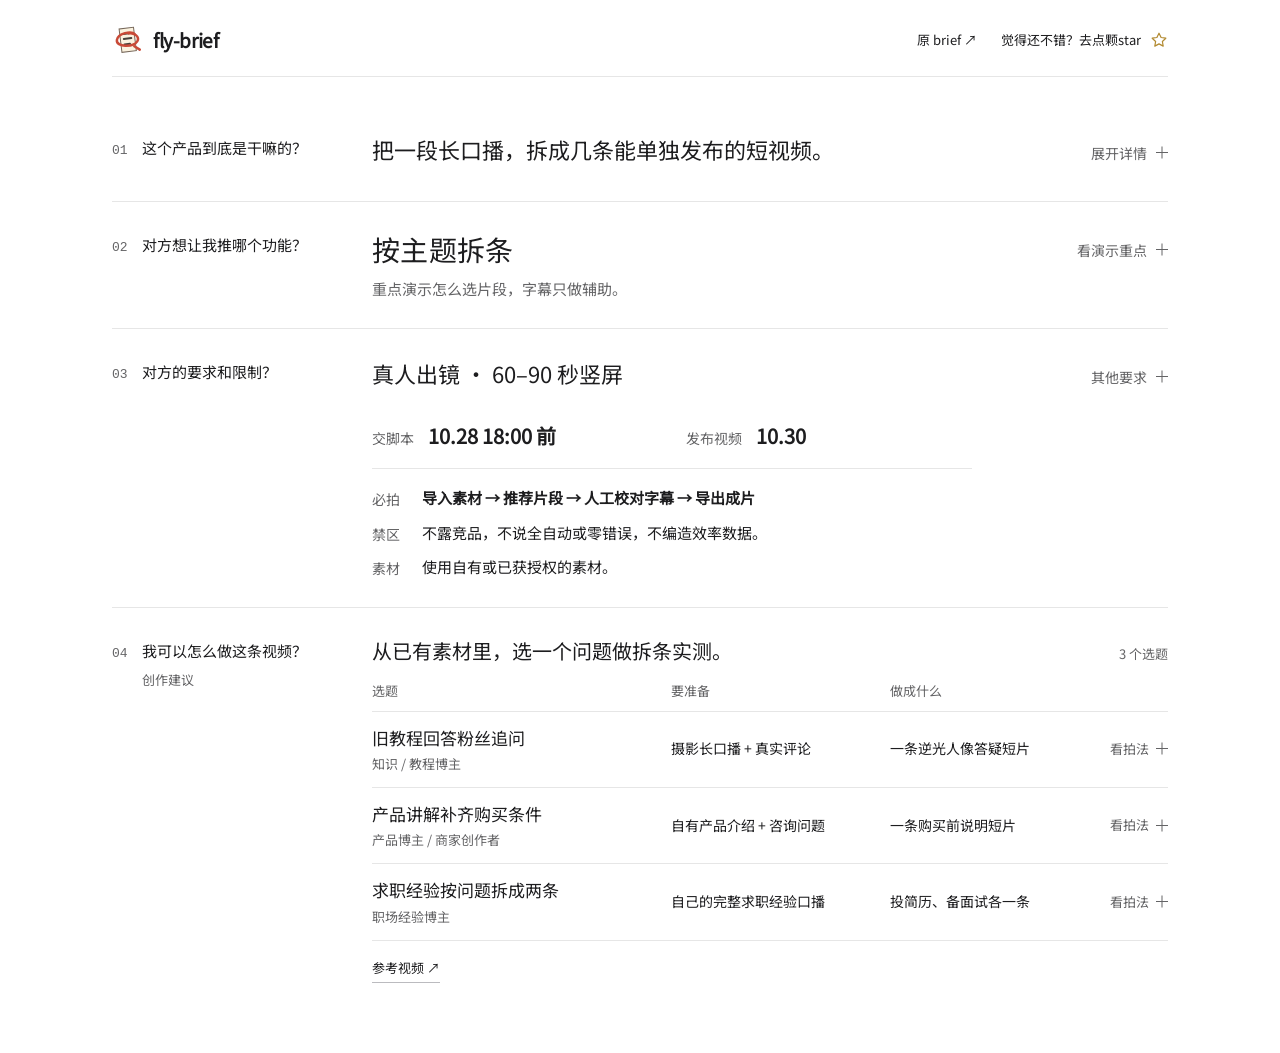
<file: design-exploration/02/report.html>
<!doctype html>
<html lang="zh-CN">
<head>
  <meta charset="utf-8">
  <meta name="viewport" content="width=device-width,initial-scale=1">
  <meta http-equiv="Content-Security-Policy" content="default-src 'none'; script-src 'unsafe-inline'; style-src 'unsafe-inline'; font-src data:; img-src data:; base-uri 'none'; form-action 'none'">
  <meta name="color-scheme" content="light">
  <title>随剪 · 口播拆条合作</title>
  <link rel="icon" type="image/svg+xml" href="[data-uri]">
  <style>
    @font-face{font-family:"Fly Sans";font-weight:400;font-style:normal;font-display:swap;src:url([data-uri]) format("woff2");}
@font-face{font-family:"Fly Serif";font-weight:700;font-style:normal;font-display:swap;src:url([data-uri]) format("woff2");}
    :root{--paper:#fff;--ink:#1d1d1f;--secondary:#646466;--line:#e6e6e6;--hover:#f5f5f4;--focus:#333;--warning:#80500e;--body-font:"Fly Sans","Microsoft YaHei","PingFang SC",sans-serif;--title-font:"Fly Serif","SimSun",serif;--fast:150ms;--enter:180ms;--ease:cubic-bezier(.2,.7,.2,1);color-scheme:light}
    *{box-sizing:border-box}body{margin:0;background:var(--paper);color:var(--ink);font:16px/1.75 var(--body-font);line-break:strict}button,a,summary{-webkit-tap-highlight-color:transparent}button{font:inherit;color:inherit;cursor:pointer}button,summary,a{transition:background var(--fast),color var(--fast),transform var(--fast)}button:active,summary:active{transform:translateY(1px)}button:focus-visible,a:focus-visible,summary:focus-visible{outline:2px solid var(--focus);outline-offset:4px;border-radius:2px}a{color:inherit;text-underline-offset:4px}[hidden]{display:none!important}::selection{background:#e7e4dc}
    .page{max-width:1056px;width:calc(100% - 112px);margin:auto;padding:18px 0 44px}.brand-header{display:flex;align-items:center;justify-content:space-between;gap:24px;min-height:58px;padding-bottom:14px;border-bottom:1px solid var(--line)}.brand-link{display:inline-flex;align-items:center;gap:9px;min-height:44px;text-decoration:none;font-size:19px;font-weight:600;letter-spacing:-.4px;white-space:nowrap}.brand-icon{display:block;flex-shrink:0}.brand-actions{display:flex;align-items:center;gap:24px}.source-entry{border:0;background:none;font-size:13px;min-height:36px;padding:4px 0;white-space:nowrap}.source-entry:hover{text-decoration:underline;text-underline-offset:5px}.star-link{display:inline-flex;align-items:center;gap:9px;font-size:13px;min-height:44px;text-decoration:none;white-space:nowrap}.star-icon{color:#b28a31;flex-shrink:0}.star-link:hover .star-icon{fill:currentColor}.brand-link:hover{opacity:.75}
    #overview{padding-top:28px}.row{display:grid;grid-template-columns:228px minmax(0,1fr);gap:32px;padding:26px 0;border-bottom:1px solid var(--line);scroll-margin-top:24px}.row:last-child{border-bottom:0}.label{display:flex;align-items:baseline;gap:14px;padding-top:5px;min-width:0}.number{font:13px/1.8 Consolas,monospace;color:var(--secondary)}h2{font-size:15px;font-weight:400;line-height:1.65;margin:0}.label-text{min-width:0}.section-kind{display:block;font-size:13px;color:var(--secondary);margin-top:5px}.answer{position:relative;min-width:0}.answer-top{padding-right:116px;min-height:44px}.summary{font-size:22px;line-height:1.65;margin:0;font-weight:400;text-wrap:pretty}.promotion-title{font-size:28px;line-height:1.5;letter-spacing:.3px}.note{font-size:15px;line-height:1.75;color:var(--secondary);margin:6px 0 0}.section-disclosure>summary{position:absolute;right:-5px;top:0;min-height:44px;display:flex;align-items:center;gap:9px;padding:4px 5px;font-size:14px;list-style:none;cursor:pointer;color:var(--secondary)}summary::-webkit-details-marker{display:none}.section-disclosure>summary:hover,.topic-summary:hover{color:var(--ink);background:var(--hover)}.expand-icon{position:relative;display:inline-block;width:12px;height:12px;flex-shrink:0}.expand-icon:before,.expand-icon:after{content:"";position:absolute;left:0;top:5px;width:12px;height:1px;background:currentColor}.expand-icon:after{transform:rotate(90deg);transition:transform var(--enter) var(--ease)}details[open]>summary .expand-icon:after{transform:rotate(0)}.open-label{display:none}details[open]>summary .open-label{display:inline}details[open]>summary .closed-label{display:none}
    .detail-body{border-top:1px solid var(--line);margin-top:18px;padding:22px 0 2px;max-width:640px}.detail-body p{max-width:35em;margin:0;text-wrap:pretty}.detail-body h3{font-size:16px;line-height:1.65;margin:0 0 12px;font-weight:600}.detail-group+.detail-group{margin-top:24px}.field-list{margin:0}.field{display:grid;grid-template-columns:72px minmax(0,1fr);gap:16px;padding:9px 0}.field:first-child{padding-top:0}.field dt{font-size:14px;color:var(--secondary);padding-top:2px}.field dd{margin:0;font-size:16px;line-height:1.75;max-width:32em;text-wrap:pretty}.subnote{display:block;color:var(--secondary);margin-top:5px;font-size:14px}.inline-source{border:0;background:none;font-size:13px;color:var(--secondary);text-decoration:underline dotted;text-underline-offset:4px;min-height:28px;min-width:32px;padding:0 3px;margin-left:5px}.inline-source:hover{color:var(--ink);background:var(--hover)}.section-source{display:inline-flex;align-items:center;border:0;background:none;color:var(--secondary);font-size:13px;min-height:36px;padding:4px 0;margin-top:12px;text-decoration:underline dotted;text-underline-offset:4px}.section-source:hover{color:var(--ink)}
    .schedule{display:grid;grid-template-columns:1fr 1fr;column-gap:28px;row-gap:3px;padding:13px 0 16px;margin:7px 0 16px;border-bottom:1px solid var(--line);max-width:600px}.schedule-item{display:flex;align-items:baseline;gap:14px}.schedule-label{font-size:14px;color:var(--secondary);white-space:nowrap}.schedule time{font-size:20px;line-height:1.65;font-weight:600;font-variant-numeric:tabular-nums;white-space:nowrap}.obligations{display:grid;gap:8px;margin:0;max-width:680px}.obligation{display:grid;grid-template-columns:36px minmax(0,1fr);gap:14px}.obligation dt{font-size:14px;color:var(--secondary);padding-top:2px}.obligation dd{font-size:15px;line-height:1.75;margin:0;text-wrap:pretty}.must-show{font-weight:600}.flow-step{white-space:nowrap}.warning-word{color:var(--warning);font-size:14px}.pending{margin:0;font-size:15px;line-height:1.8}.pending strong{font-weight:400;color:var(--warning);margin-right:10px}
    .video-top{display:flex;align-items:baseline;justify-content:space-between;gap:20px;margin-bottom:13px}.video-top .summary{font-size:20px}.topic-count{font-size:13px;color:var(--secondary);white-space:nowrap}.topic-head,.topic-summary{display:grid;grid-template-columns:1.25fr .9fr .85fr 70px;gap:16px}.topic-head{font-size:13px;color:var(--secondary);padding:0 0 8px}.topic{border-top:1px solid var(--line)}.topic:last-of-type{border-bottom:1px solid var(--line)}.topic-summary{align-items:center;list-style:none;cursor:pointer;padding:13px 0;min-height:72px}.topic-name{font-size:17px;line-height:1.55}.topic-role{display:block;font-size:13px;color:var(--secondary);margin-top:3px}.topic-material,.topic-output{font-size:14px;line-height:1.7;text-wrap:pretty}.mobile-label{display:none}.topic-action{font-size:13px;color:var(--secondary);display:flex;align-items:center;justify-content:flex-end;gap:7px;white-space:nowrap}.topic-content{padding:8px 0 24px;max-width:640px}.topic-content .field{grid-template-columns:72px minmax(0,1fr)}.topic-content .field dd{font-size:15px;max-width:32em}.topic-content .field dt{font-size:14px}.case-steps{margin:0;padding-left:1.2em;max-width:32em}.case-steps li{margin:0 0 8px;padding-left:3px}.case-steps li:last-child{margin:0}.references{display:flex;align-items:baseline;gap:12px;margin-top:14px;font-size:13px}.references a{text-decoration:none;border-bottom:1px solid #bbbbbf;min-height:28px;padding:2px 0}.references span{color:var(--secondary)}
    dialog{background:var(--paper);color:var(--ink);border:1px solid #ddd;border-radius:6px;max-width:680px;width:calc(100% - 40px);max-height:84dvh;padding:24px 30px;box-shadow:0 20px 90px #0002}dialog::backdrop{background:#20202355}dialog[open]{animation:dialog-enter var(--enter) var(--ease)}.dialog-header{display:flex;justify-content:flex-end;margin-bottom:8px}.close-dialog{border:0;background:none;color:var(--secondary);min-height:40px;padding:4px 8px;font-size:14px}.close-dialog:hover{background:var(--hover)}.evidence+.evidence{border-top:1px solid var(--line);margin-top:22px;padding-top:20px}.evidence h3{font-size:16px;font-weight:600;margin:0}.location{font-size:13px;color:var(--secondary);margin:3px 0 12px}.evidence blockquote{font-size:15px;line-height:1.85;white-space:pre-wrap;overflow-wrap:anywhere;margin:0 0 12px}.original{font-size:13px}.sr-only{position:absolute;width:1px;height:1px;padding:0;margin:-1px;overflow:hidden;clip-path:inset(50%);white-space:nowrap}.detail-body,.topic-content{animation:detail-enter var(--enter) var(--ease)}
    @keyframes detail-enter{from{transform:translateY(-3px)}to{transform:translateY(0)}}@keyframes dialog-enter{from{opacity:.5;transform:translateY(5px)}to{opacity:1;transform:translateY(0)}}
    @media(max-width:1100px) and (min-width:901px){.page{width:calc(100% - 72px)}.row{grid-template-columns:194px minmax(0,1fr);gap:24px}.topic-head,.topic-summary{grid-template-columns:1.2fr 1fr 1fr 66px;gap:12px}.topic-name{font-size:16px}.schedule-item{display:block}.schedule-label{display:block}.topic-action{font-size:13px}}
    @media(max-width:900px){.page{width:auto;margin:0 24px;padding:12px 0 32px}.brand-header{gap:12px;min-height:56px;padding-bottom:12px}.brand-link{gap:7px;font-size:17px}.brand-icon{width:28px;height:28px}.brand-actions{gap:12px}.source-entry{font-size:12px;min-height:44px}.star-link{gap:6px;font-size:12px}.star-icon{width:16px;height:16px}#overview{padding-top:28px}.row{display:block;position:relative;padding:24px 0}.label{padding:0 0 14px;gap:12px}.label-text{display:flex;align-items:baseline;gap:10px}.section-kind{margin:0;white-space:nowrap}.answer-top{padding-right:0;min-height:0}.summary{font-size:20px;line-height:1.65}.promotion-title{font-size:28px;line-height:1.5}.note{font-size:15px;max-width:22em;margin-top:5px}.section-disclosure>summary{position:static;justify-content:flex-start;min-height:44px;padding:4px 0;margin-top:7px;width:max-content;font-size:14px}.detail-body{margin-top:10px;padding-top:20px}.field{grid-template-columns:56px minmax(0,1fr);gap:14px;padding:10px 0}.field dd{font-size:16px}.inline-source{min-height:44px;min-width:44px;padding:0 3px}.section-source{min-height:44px}.schedule{margin:13px 0 16px;padding:12px 0 15px;column-gap:20px}.schedule-item{display:block}.schedule-label{display:block}.schedule time{font-size:21px}.obligation{gap:10px;grid-template-columns:32px minmax(0,1fr)}.obligation dd{font-size:15px}.obligations{gap:10px}.video-top{margin-bottom:15px;display:block}.video-top .summary{font-size:18px}.topic-count{display:none}.topic-head{display:none}.topic-summary{grid-template-columns:minmax(0,1fr) 70px;gap:8px 10px;padding:16px 0;min-height:44px}.topic-name{grid-column:1;grid-row:1;font-size:18px;line-height:1.55}.topic-role{font-size:13px}.topic-action{grid-column:2;grid-row:1;font-size:13px;align-self:start;padding-top:5px}.topic-material,.topic-output{grid-column:1/-1;display:flex;gap:10px;font-size:14px}.mobile-label{display:block;flex:0 0 32px;color:var(--secondary)}.topic-content{padding:6px 0 22px}.topic-content .field{grid-template-columns:minmax(0,1fr);gap:5px;padding:0;margin-top:17px}.topic-content .field:first-child{margin-top:0}.topic-content .field dt{font-weight:600;color:var(--ink);font-size:14px}.topic-content .field dd{font-size:15px}.case-steps{padding-left:1.2em}.references{margin-top:12px}.references a{min-height:44px;padding:9px 0}dialog{padding:20px;max-height:85dvh}.close-dialog{min-height:44px;min-width:44px}.original{display:inline-block;min-height:44px;padding:8px 0}}
    @media(min-width:361px) and (max-width:900px){.answer{position:static}.has-details .label{padding-right:112px}.section-disclosure>summary{position:absolute;top:15px;right:0;margin-top:0;min-height:44px;padding:4px 0}.detail-body{margin-top:20px}}
    @media(max-width:360px){.brand-header{gap:8px}.brand-actions{gap:8px}.brand-link{gap:5px;font-size:16px}.brand-icon{width:24px;height:24px}.star-copy span{display:block}.star-link{line-height:1.6}.schedule{column-gap:12px}.schedule time{font-size:18px}.topic-name{font-size:17px}}
    @media(prefers-reduced-motion:reduce){*,*::before,*::after{animation:none!important;transition:none!important;scroll-behavior:auto!important}}
    @media print{.page{width:auto;padding:0;margin:0}body{font-size:12pt}.brand-header,.section-disclosure>summary,.topic-action,.inline-source,.section-source,dialog{display:none!important}.row{break-inside:avoid;grid-template-columns:180px minmax(0,1fr)}.detail-body{border-top:0}.summary{font-size:14pt}.answer-top{padding-right:0}}
  </style>
</head>
<body>
<main class="page">
  <header class="brand-header" aria-label="fly-brief">
    <a class="brand-link" href="https://github.com/flyl1u/fly-brief" target="_blank" rel="noopener noreferrer"><img class="brand-icon" src="[data-uri]" width="32" height="32" alt=""><span>fly-brief</span></a>
    <div class="brand-actions"><button class="source-entry" id="open-sources" type="button">原 brief ↗</button><a class="star-link" href="https://github.com/flyl1u/fly-brief" target="_blank" rel="noopener noreferrer"><span class="star-copy"><span>觉得还不错？</span><span>去点颗star</span></span><svg class="star-icon" width="18" height="18" viewBox="0 0 24 24" fill="none" stroke="currentColor" stroke-width="1.6" stroke-linecap="round" stroke-linejoin="round" aria-hidden="true"><path d="m12 3 2.8 5.7 6.3.9-4.6 4.4 1.1 6.2-5.6-3-5.6 3 1.1-6.2L2.9 9.6l6.3-.9L12 3Z"/></svg></a></div>
  </header>
  <h1 class="sr-only">随剪 · 口播拆条合作</h1>
  <div id="overview">
    <section class="row has-details" id="product" aria-labelledby="heading-product">
      <div class="label"><span class="number" aria-hidden="true">01</span><div class="label-text"><h2 id="heading-product">这个产品到底是干嘛的？</h2></div></div>
      <div class="answer">
        <div class="answer-top"><p class="summary">把一段长口播，拆成几条能单独发布的短视频。</p></div>
        <details class="section-disclosure" id="details-product"><summary><span class="closed-label">展开详情</span><span class="open-label">收起详情</span><i class="expand-icon" aria-hidden="true"></i></summary>
          <div class="detail-body"><dl class="field-list">
            <div class="field"><dt>导入什么</dt><dd>自己的一段完整长口播。</dd></div>
            <div class="field"><dt>工具处理</dt><dd>按主题推荐短片段，并生成字幕。减少反复拖动时间轴找内容的步骤。<button class="inline-source" data-source="product">原文</button></dd></div>
            <div class="field"><dt>你来决定</dt><dd>片段是否讲完整、保留哪条，以及字幕是否准确。推荐结果仍需人工检查。</dd></div>
            <div class="field"><dt>最后得到</dt><dd>选好片段、校对字幕后，导出可独立使用的短视频。</dd></div>
          </dl><button class="section-source" data-source="product">查看本节原文</button></div>
        </details>
      </div>
    </section>
    <section class="row has-details" id="promotion" aria-labelledby="heading-promotion">
      <div class="label"><span class="number" aria-hidden="true">02</span><div class="label-text"><h2 id="heading-promotion">对方想让我推哪个功能？</h2></div></div>
      <div class="answer"><div class="answer-top"><p class="summary promotion-title">按主题拆条</p><p class="note">重点演示怎么选片段，字幕只做辅助。</p></div>
        <details class="section-disclosure" id="details-promotion"><summary><span class="closed-label">看演示重点</span><span class="open-label">收起详情</span><i class="expand-icon" aria-hidden="true"></i></summary>
          <div class="detail-body"><div class="detail-group"><h3>观众要记住什么？</h3><p>一段长口播，可以按主题找出能独立讲清问题的片段。<button class="inline-source" data-source="focus">原文</button></p></div><div class="detail-group"><h3>建议这样演示</h3><p>先提出一个具体问题，再展示候选片段能否完整回答它。说清留下这一段的理由，少做菜单功能盘点。</p></div><button class="section-source" data-source="focus">查看本节原文</button></div>
        </details>
      </div>
    </section>
    <section class="row has-details" id="requirements" aria-labelledby="heading-requirements">
      <div class="label"><span class="number" aria-hidden="true">03</span><div class="label-text"><h2 id="heading-requirements">对方的要求和限制？</h2></div></div>
      <div class="answer"><div class="answer-top"><p class="summary">真人出镜 · 60–90 秒竖屏</p></div>
        <div class="schedule" aria-label="交付时间，2026 年，北京时间">
          <div class="schedule-item"><span class="schedule-label">交脚本</span><time datetime="2026-10-28T18:00:00+08:00">10.28 18:00 前</time></div>
          <div class="schedule-item"><span class="schedule-label">发布视频</span><time datetime="2026-10-30">10.30</time></div>
        </div>
        <dl class="obligations">
          <div class="obligation"><dt>必拍</dt><dd class="must-show"><span class="flow-step">导入素材</span> → <span class="flow-step">推荐片段</span> → <span class="flow-step">人工校对字幕</span> → <span class="flow-step">导出成片</span></dd></div>
          <div class="obligation"><dt>禁区</dt><dd>不露竞品，不说全自动或零错误，不编造效率数据。</dd></div>
          <div class="obligation"><dt>素材</dt><dd>使用自有或已获授权的素材。</dd></div>
        </dl>
        <details class="section-disclosure" id="details-requirements"><summary><span class="closed-label">其他要求</span><span class="open-label">收起详情</span><i class="expand-icon" aria-hidden="true"></i></summary>
          <div class="detail-body"><dl class="field-list">
            <div class="field"><dt>发布文案</dt><dd>小红书发 1 条；注明“品牌合作”，带 #随剪、#口播剪辑。<button class="inline-source" data-source="delivery,must-show">原文</button></dd></div>
            <div class="field"><dt>修改轮次</dt><dd>脚本、成片各 1 轮集中修改。没有固定口播句式。<button class="inline-source" data-source="delivery,must-show">原文</button></dd></div>
            <div class="field"><dt>表达口径</dt><dd>不说“全自动不用检查”“字幕零错误”，画面需展示字幕人工校对。<button class="inline-source" data-source="limits,must-show">原文</button></dd></div>
          </dl><div class="detail-group"><p class="pending"><strong>待确认</strong>是否投流或二次使用？授权范围、期限、费用和付款安排也需确认。</p></div><button class="section-source" data-source="delivery,must-show,limits">查看本节原文</button></div>
        </details>
      </div>
    </section>
    <section class="row" id="video" aria-labelledby="heading-video">
      <div class="label"><span class="number" aria-hidden="true">04</span><div class="label-text"><h2 id="heading-video">我可以怎么做这条视频？</h2><span class="section-kind">创作建议</span></div></div>
      <div class="answer">
        <div class="video-top"><p class="summary">从已有素材里，选一个问题做拆条实测。</p><span class="topic-count">3 个选题</span></div>
        <div class="topic-head" aria-hidden="true"><span>选题</span><span>要准备</span><span>做成什么</span><span></span></div>
        <details class="topic" id="topic-tutorial">
          <summary class="topic-summary"><span class="topic-name">旧教程回答粉丝追问<span class="topic-role">知识 / 教程博主</span></span><span class="topic-material"><span class="mobile-label">准备</span><span>摄影长口播 + 真实评论</span></span><span class="topic-output"><span class="mobile-label">产物</span><span>一条逆光人像答疑短片</span></span><span class="topic-action"><span class="closed-label">看拍法</span><span class="open-label">收起</span><i class="expand-icon" aria-hidden="true"></i></span></summary>
          <div class="topic-content"><dl class="field-list">
            <div class="field"><dt>达人视角</dt><dd>建议场景：发过手机摄影长教程的创作者。</dd></div>
            <div class="field"><dt>推广功能</dt><dd>用按主题拆条找到答案，字幕作为辅助，保留人工选片与校对。<button class="inline-source" data-source="focus">原文</button></dd></div>
            <div class="field"><dt>解决痛点</dt><dd>评论反复问“逆光怎么拍人像”。答案在旧教程里，重录费事，发长视频链接又不方便找。</dd></div>
            <div class="field"><dt>选题详情</dt><dd><ol class="case-steps"><li>拿出自己的完整摄影口播和一条真实提问，说明反复答疑的困扰。</li><li>按问题查看推荐片段，展示为什么保留这一段，核对拍摄条件、操作和例外。</li><li>校对字幕并导出，检查新观众只看短片能否理解答案。</li></ol><span class="subnote">不剪掉拍摄条件，也不预设工具每次都能准确推荐。</span></dd></div>
          </dl></div>
        </details>
        <details class="topic" id="topic-product">
          <summary class="topic-summary"><span class="topic-name">产品讲解补齐购买条件<span class="topic-role">产品博主 / 商家创作者</span></span><span class="topic-material"><span class="mobile-label">准备</span><span>自有产品介绍 + 咨询问题</span></span><span class="topic-output"><span class="mobile-label">产物</span><span>一条购买前说明短片</span></span><span class="topic-action"><span class="closed-label">看拍法</span><span class="open-label">收起</span><i class="expand-icon" aria-hidden="true"></i></span></summary>
          <div class="topic-content"><dl class="field-list">
            <div class="field"><dt>达人视角</dt><dd>建议场景：产品知识博主或商家创作者，有自有或已获授权的产品长口播。</dd></div>
            <div class="field"><dt>推广功能</dt><dd>按主题拆条，再人工检查适用条件和限制是否保留。<button class="inline-source" data-source="focus">原文</button></dd></div>
            <div class="field"><dt>解决痛点</dt><dd>观众只看到卖点，反复追问是否适合自己。条件埋在长介绍里，单摘一句又容易误解。</dd></div>
            <div class="field"><dt>选题详情</dt><dd><ol class="case-steps"><li>准备自有产品的完整口播和常见咨询，选一条具体问题开场。</li><li>从推荐片段中找出适用对象及限制，展示候选片段可能缺什么、人工如何补齐上下文。</li><li>校对字幕、导出说明短片，确认用途与使用条件都在。</li></ol><span class="subnote">素材须获授权，演示避开竞品。</span></dd></div>
          </dl></div>
        </details>
        <details class="topic" id="topic-career">
          <summary class="topic-summary"><span class="topic-name">求职经验按问题拆成两条<span class="topic-role">职场经验博主</span></span><span class="topic-material"><span class="mobile-label">准备</span><span>自己的完整求职经验口播</span></span><span class="topic-output"><span class="mobile-label">产物</span><span>投简历、备面试各一条</span></span><span class="topic-action"><span class="closed-label">看拍法</span><span class="open-label">收起</span><i class="expand-icon" aria-hidden="true"></i></span></summary>
          <div class="topic-content"><dl class="field-list">
            <div class="field"><dt>达人视角</dt><dd>建议场景：已录好个人求职经验长口播的职场经验博主。</dd></div>
            <div class="field"><dt>推广功能</dt><dd>按主题拆条，让两个问题各自讲完整，避免把一个观点强拆成多条。<button class="inline-source" data-source="focus">原文</button></dd></div>
            <div class="field"><dt>解决痛点</dt><dd>投递、面试、复盘混在长口播里。按时长硬切，可能把建议与适用前提分到两条。</dd></div>
            <div class="field"><dt>选题详情</dt><dd><ol class="case-steps"><li>展示投简历与备面试两类需求，回到自己的完整求职口播找答案。</li><li>分别查看推荐片段，说明选段依据，核对前提、做法和例子。</li><li>校对字幕，导出两条短片，逐条检查单独观看能否理解建议。</li></ol><span class="subnote">只展示实际选出的内容，不宣称任何长素材都能固定拆出几条。</span></dd></div>
          </dl></div>
        </details>
        <div class="references"><a href="https://interactive-examples.mdn.mozilla.net/media/cc0-videos/flower.mp4" target="_blank" rel="noopener noreferrer">参考视频 ↗</a></div>
      </div>
    </section>
  </div>
</main>
<dialog id="evidence-dialog" aria-label="来源摘录"><div class="dialog-header"><button class="close-dialog" id="close-dialog" type="button">关闭</button></div><div id="dialog-content"></div></dialog>
<script id="report-data" type="application/json">{"schema_version":1,"title":"随剪","context":"小红书","demo":true,"sources":[{"id":"product","title":"随剪合作 brief（虚构）","location":"第 1 节 · 产品是什么","excerpt":"用户导入一段长口播，工具按主题推荐可拆出的短片段，并生成字幕。创作者选片段、校对字幕后再导出，减少反复拖动时间轴找片段的步骤。推荐片段和字幕仍需人工检查。","url":"file:///D:/fly-Brief/examples/brief.md"},{"id":"focus","title":"随剪合作 brief（虚构）","location":"第 2 节 · 这次主推什么","excerpt":"本次只重点讲“按主题拆条”：从长口播里找到能单独讲清一个问题的短片段。字幕是辅助演示，不要把本次内容做成字幕功能盘点。","url":"file:///D:/fly-Brief/examples/brief.md"},{"id":"delivery","title":"随剪合作 brief（虚构）","location":"第 3 节 · 交付和时间","excerpt":"小红书发布 1 条 60–90 秒竖屏视频，必须真人出镜。2026 年 10 月 28 日 18:00 前交脚本，2026 年 10 月 30 日发布，时间按北京时间。脚本和成片各安排 1 轮集中修改。","url":"file:///D:/fly-Brief/examples/brief.md"},{"id":"must-show","title":"随剪合作 brief（虚构）","location":"第 4 节 · 必须展示","excerpt":"画面必须包含：导入自己的长口播、查看推荐片段、人工校对字幕、导出结果。发布文案须注明“品牌合作”，带话题 #随剪 和 #口播剪辑。建议选择你日常真的会处理的一段素材，不要求固定口播句式。","url":"file:///D:/fly-Brief/examples/brief.md"},{"id":"limits","title":"随剪合作 brief（虚构）","location":"第 5 节 · 不要这样表达","excerpt":"不能出现竞品名称或界面，不说“全自动不用检查”“字幕零错误”，也不要编造耗时或效率数据。演示素材须为自有或已获授权。","url":"file:///D:/fly-Brief/examples/brief.md"},{"id":"reference","title":"随剪合作 brief（虚构）","location":"第 6 节 · 参考与未定事项","excerpt":"参考入口交互验收链接：https://interactive-examples.mdn.mozilla.net/media/cc0-videos/flower.mp4 。这是公开测试视频，内容与产品无关，仅用于展示“brief 中有参考视频时直接提供入口”的交互；本演示未查看该视频，不做借鉴分析。","url":"file:///D:/fly-Brief/examples/brief.md"}],"sections":{"product":{"summary":{"text":"把一段长口播，拆成几条能单独发布的短视频。","kind":"fact","source_ids":["product"]},"details":[{"title":"能做什么？","items":[{"text":"推荐片段：导入一段长口播，工具按主题推荐能拆出的短片段，减少你反复拖动时间轴寻找内容的步骤。推荐后仍由你判断片段有没有把问题讲完整，再决定保留哪条。","kind":"fact","source_ids":["product"]},{"text":"生成字幕：为推荐片段生成字幕，帮助你处理拆条后的文字内容。生成结果仍需人工检查和校对；选片与核对都由创作者完成。","kind":"fact","source_ids":["product"]},{"text":"导出短片：选定片段、检查并校对字幕后，把它导出成可使用的短视频。整个流程是长素材进入、推荐与人工确认、短片输出。","kind":"fact","source_ids":["product"]}]},{"title":"怎么用？","items":[{"text":"导入长口播 → 查看推荐片段 → 选片段、校对字幕 → 导出。","kind":"fact","source_ids":["product"]}]}]},"promotion":{"summary":{"text":"按主题拆条","kind":"required","source_ids":["focus"]},"details":[{"title":"观众要记住什么？","items":[{"text":"一段长口播，可以先按主题找出适合独立讲清问题的片段。","kind":"fact","source_ids":["focus"]}]},{"title":"怎么让功能看得见？","items":[{"text":"先说清要找的那个问题，再展示推荐片段是否讲完整了它。少做菜单功能盘点。","kind":"suggestion","source_ids":["focus"]}]}],"note":{"text":"重点演示怎么选片段，字幕只做辅助。","kind":"required","source_ids":["focus"]}},"requirements":{"summary":{"text":"真人出镜 · 60–90 秒竖屏","kind":"required","source_ids":["delivery"]},"highlights":[{"label":"必拍","text":"导入素材 → 推荐片段 → 人工校对字幕 → 导出成片","kind":"required","source_ids":["must-show"]},{"label":"禁区","text":"不露竞品，不说全自动或零错误，不编造效率数据。","kind":"required","source_ids":["limits"]},{"label":"素材","text":"使用自有或已获授权的素材。","kind":"required","source_ids":["limits"]},{"label":"时间","text":"2026.10.28 18:00 交脚本 · 10.30 发布（北京时间）","kind":"required","source_ids":["delivery"]}],"details":[{"title":"发布时不能漏什么？","items":[{"text":"小红书 1 条视频；文案注明“品牌合作”，带 #随剪、#口播剪辑。","kind":"required","source_ids":["delivery","must-show"]}]},{"title":"审稿和表达自由度？","items":[{"text":"脚本和成片各 1 轮集中修改；没有固定口播句式。","kind":"fact","source_ids":["delivery","must-show"]},{"text":"不说“全自动不用检查”“字幕零错误”。需要演示字幕人工校对。","kind":"required","source_ids":["limits","must-show"]}]},{"title":"需要确认","items":[{"text":"这条视频是否会投流或二次使用？请确认授权范围、期限，以及费用和付款安排。","kind":"unknown"}]}]},"video":{"summary":{"text":"三个选题可选：旧教程回答粉丝追问、产品讲解拆出购买条件、求职经验做成分题短片。","kind":"suggestion"},"references":[{"title":"参考视频","url":"https://interactive-examples.mdn.mozilla.net/media/cc0-videos/flower.mp4","status":"unviewed","source_ids":["reference"]}],"details":[{"title":"方向一 · 粉丝又问同一个问题？把旧教程里的答案单独剪给他看","items":[{"text":"达人身份：知识或教程博主；场景设定为发布过手机摄影长教程的创作者。","kind":"suggestion"},{"text":"推广功能：随剪按主题拆条，字幕生成辅助展示，保留人工选片和校对。","kind":"suggestion","source_ids":["focus"]},{"text":"解决痛点：评论区不断有人追问“逆光怎么拍人像”，答案其实在旧教程里。重录会重复劳动，只回复长视频链接，观众又不容易找到对应解释。","kind":"suggestion"},{"text":"选题详情：以一条逆光人像提问为例，准备自己的完整摄影口播和这条真实评论，按问题寻找推荐片段，检查是否保留拍摄条件、操作和例外，校对字幕后导出一条独立答疑短片。视频先交代反复回答的困扰，再把评论问题与候选片段对应起来，展示为什么留下这一段，最后检查新观众只看短片能否理解答案。不把拍摄条件剪掉，也不预设工具每次都能准确推荐。","kind":"suggestion"}]},{"title":"方向二 · 产品介绍发完，客户还在问适合谁？剪出一条购买前说明","items":[{"text":"达人身份：产品知识博主或商家内容创作者；使用自有、已获授权的长口播材料。","kind":"suggestion"},{"text":"推广功能：随剪按主题拆条，用人工检查确保适用条件和限制没有在拆条中丢失。","kind":"suggestion","source_ids":["focus"]},{"text":"解决痛点：长介绍包含功能、用途和限制，咨询者却只看到卖点，反复追问是否适合自己。关键条件埋在长视频里，单独摘一句又容易造成误解。","kind":"suggestion"},{"text":"选题详情：以一款自有产品的适用人群介绍为例，准备完整口播及常见咨询问题，从推荐片段中选出同时讲清适用对象和限制的部分，补齐必要上下文并校对字幕，导出购买前可查看的说明短片。视频围绕一条具体咨询推进：原视频哪里回答了它、候选片段为何可能造成误解、人工如何确认信息完整，最后展示短片是否同时保留用途与条件。按 brief 使用授权素材并避开竞品。","kind":"suggestion"}]},{"title":"方向三 · 一次录完的求职经验，怎么拆成投简历和准备面试两条视频？","items":[{"text":"达人身份：职场经验博主；场景设定为已经录好个人求职经验长口播的创作者。","kind":"suggestion"},{"text":"推广功能：随剪按主题拆条，重点演示不同主题各自讲完整，而不是把一个观点强拆成多条。","kind":"suggestion","source_ids":["focus"]},{"text":"解决痛点：长口播先讲投递、再讲面试和复盘，不同阶段的观众要找不同答案。直接按时长切开，容易把建议与适用前提分到两条里。","kind":"suggestion"},{"text":"选题详情：准备自己的完整求职经验口播，围绕“投递前检查什么”和“面试前准备什么”两个问题查看推荐，分别核对前提、做法和例子是否完整，再校对字幕并导出两条短片。视频先展示两类观众不同的需求，再回到同一份素材说明选段依据，最后逐条检查只看其中一条能否理解建议。只展示实际选出的内容，不宣称任何长素材都能固定拆出几条。","kind":"suggestion"}]}]}},"subtitle":"口播拆条合作"}</script>
<script>
(() => {
  'use strict';
  const data=JSON.parse(document.getElementById('report-data').textContent);
  const sources=new Map(data.sources.map(item=>[item.id,item]));
  const dialog=document.getElementById('evidence-dialog');
  const body=document.getElementById('dialog-content');
  function element(tag,className,text){const node=document.createElement(tag);if(className)node.className=className;if(text!==undefined)node.textContent=text;return node;}
  function showEvidence(ids){
    body.replaceChildren();
    [...new Set(ids)].forEach(id=>{
      const source=sources.get(id);if(!source)return;
      const entry=element('section','evidence');entry.append(element('h3','',source.title),element('p','location',source.location),element('blockquote','',source.excerpt));
      if(source.url&&['http:','https:','file:'].includes(new URL(source.url).protocol)){
        const link=element('a','original','打开原始资料 ↗');link.href=source.url;link.target='_blank';link.rel='noopener noreferrer';entry.append(link);
      }
      body.append(entry);
    });
    dialog.showModal();
  }
  document.querySelectorAll('[data-source]').forEach(button=>{button.type='button';button.addEventListener('click',()=>showEvidence(button.dataset.source.split(',')));});
  document.getElementById('open-sources').addEventListener('click',()=>showEvidence([...sources.keys()]));
  document.getElementById('close-dialog').addEventListener('click',()=>dialog.close());
  dialog.addEventListener('click',event=>{const r=dialog.getBoundingClientRect();if(event.target===dialog&&(event.clientX<r.left||event.clientX>r.right||event.clientY<r.top||event.clientY>r.bottom))dialog.close();});
  const disclosures=[...document.querySelectorAll('details')];
  disclosures.forEach(details=>{
    const summary=details.querySelector('summary');
    const context=details.classList.contains('topic')?summary.querySelector('.topic-name').firstChild.textContent:details.closest('.row').querySelector('h2').textContent;
    function update(){summary.setAttribute('aria-expanded',String(details.open));summary.setAttribute('aria-label',`${details.open?'收起':'展开'}：${context}`);}
    details.addEventListener('toggle',update);update();
  });
  const state=new URLSearchParams(location.search).get('state');
  if(state==='expanded')disclosures.forEach(details=>{details.open=true;});
  if(state==='video')document.getElementById('topic-tutorial').open=true;
  if(state==='source')showEvidence(['delivery']);
  window.addEventListener('beforeprint',()=>disclosures.forEach(details=>{details.dataset.wasOpen=String(details.open);details.open=true;}));
  window.addEventListener('afterprint',()=>disclosures.forEach(details=>{details.open=details.dataset.wasOpen==='true';}));
})();
</script>
</body>
</html>
</file>
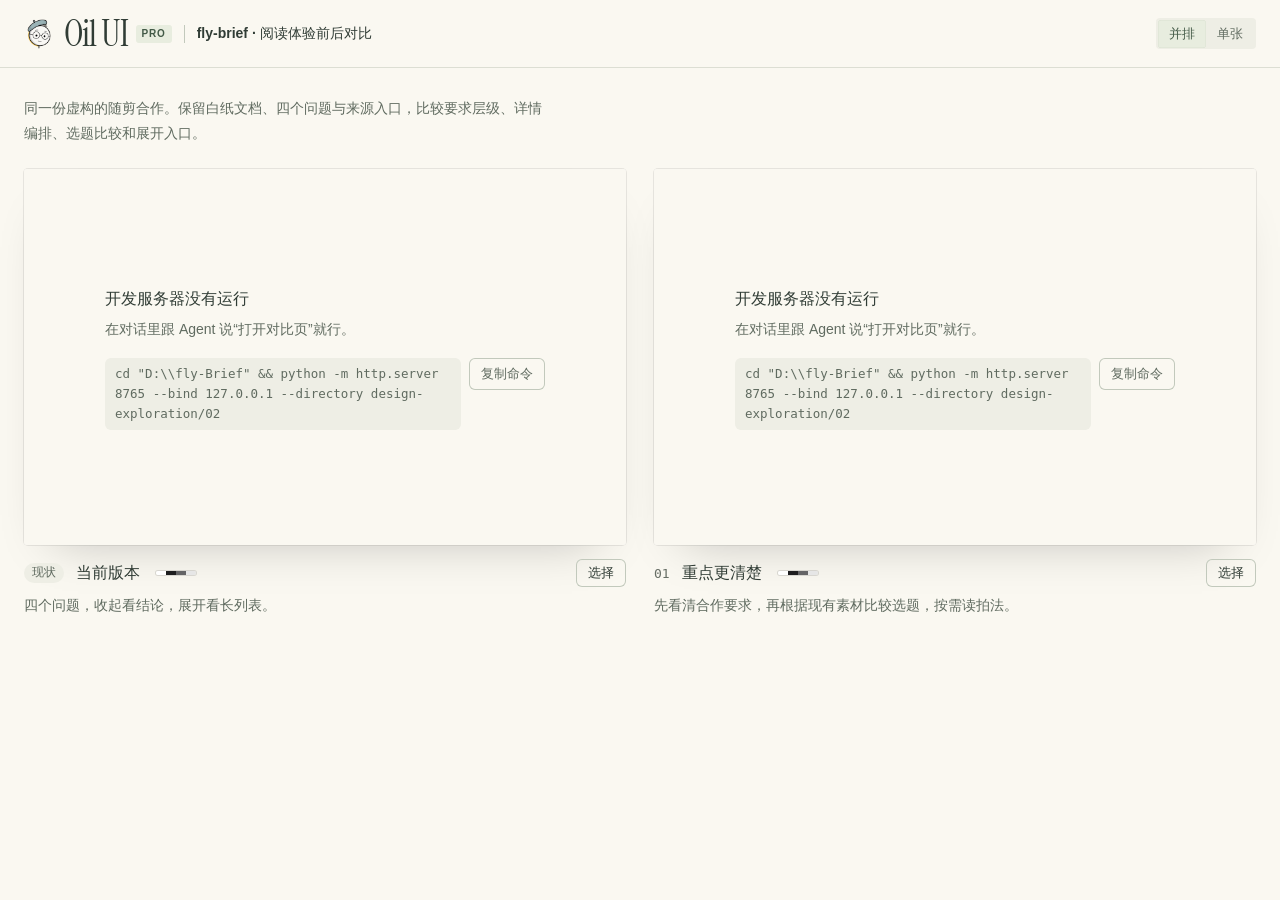
<file: design-exploration/02/style-explorer.html>
<!doctype html>
<html><head><meta charset="utf-8"><meta http-equiv="Content-Security-Policy" content="connect-src http://127.0.0.1:8765"><meta name="viewport" content="width=device-width,initial-scale=1"><title></title><link rel="icon" type="image/png" href="[data-uri]"><style>
@font-face{font-family:"Instrument Serif";src:url("[data-uri]") format("truetype");font-style:normal;font-weight:400;font-display:swap}
:root{--canvas:#faf8f1;--surface:#faf8f1;--well:#eeeee5;--raised:#faf8f1;--line:#dcded3;--line-2:#c2c9bc;--text:#303c35;--soft:#606b60;--faint:#676e65;--ink:#303c35;--accent:#435a47;--chip:#e8eddf;--hl:#ffe28a;--bar-h:68px;--sans:-apple-system,BlinkMacSystemFont,"Inter","PingFang SC","Hiragino Sans GB","Microsoft YaHei",sans-serif;--mono:ui-monospace,"SF Mono","JetBrains Mono",Menlo,Consolas,monospace;--brand:"Instrument Serif",Georgia,serif;color-scheme:light;font-family:var(--sans);color:var(--text);background:var(--canvas);font-synthesis:none;-webkit-font-smoothing:antialiased;font-variant-numeric:tabular-nums;
 /* 动效：咔嗒用于控件，滑行用于画面与切换，弹出用于确认；弹簧曲线由刚度/阻尼采样 */
 --snap:cubic-bezier(.2,.9,.25,1.04);--snap-d:330ms;--glide:cubic-bezier(.2,.8,.2,1);--glide-d:440ms;--pop:cubic-bezier(.3,1.5,.5,1);--exit:cubic-bezier(.4,0,1,1)}
@supports (transition-timing-function:linear(0,1)){:root{
 --snap:linear(0,.058,.186,.339,.491,.626,.739,.827,.893,.941,.973,.994,1.005,1.011,1.013,1.013,1.012,1.01,1.008,1.006,1);
 --glide:linear(0,.028,.097,.186,.286,.384,.48,.565,.644,.71,.768,.816,.856,.889,.915,.936,.953,.966,.976,.983,.989,.993,1);
 --pop:linear(0,.087,.289,.533,.765,.954,1.084,1.156,1.176,1.161,1.126,1.083,1.042,1.009,.986,.973,.969,.971,.977,.985,.992,.998,1.002,1.005,1.005,1.005,1)}}
*{box-sizing:border-box}body{margin:0;min-width:320px;background:var(--canvas)}h1,h2,p,dl,dd{margin:0}button,textarea,input{font:inherit;color:inherit}button{background:none;border:0;padding:0;cursor:pointer;-webkit-tap-highlight-color:transparent}:focus-visible{outline:2px solid var(--accent);outline-offset:3px}[hidden]{display:none!important}

.bar{position:sticky;top:0;z-index:10;min-height:68px;display:grid;grid-template-columns:minmax(0,1fr) auto;align-items:center;gap:14px;padding:14px 24px;background:var(--canvas);border-bottom:1px solid var(--line);view-transition-name:bar}
.bar-l{display:flex;align-items:center;gap:12px;min-width:0}
.brand{display:flex;align-items:center;gap:10px;flex:none;color:var(--ink);text-decoration:none}.brand img{width:30px;height:30px;display:block;transition:transform .5s var(--snap)}.brand:hover img{transform:rotate(-10deg) scale(1.06)}.brand:focus-visible{outline:2px solid var(--accent);outline-offset:4px;border-radius:6px}
.wm{font-family:var(--brand);font-size:36px;line-height:1;font-weight:400;letter-spacing:-.025em;white-space:nowrap}.pro-badge{align-self:center;margin-left:-2px;padding:4px 6px;border-radius:3px;background:var(--chip);color:var(--accent);font-family:var(--sans);font-size:10px;font-weight:600;line-height:1;letter-spacing:.08em}
.sep{width:1px;height:18px;background:var(--line-2);flex:none}.proj{font-size:14px;font-weight:600;white-space:nowrap;overflow:hidden;text-overflow:ellipsis}
.bar-c{display:flex;gap:8px;flex-wrap:wrap;min-width:0}
.seg{position:relative;display:flex;padding:2px;border-radius:4px;background:var(--well)}
.seg button{position:relative;z-index:1;font-size:13px;line-height:1.5;padding:4px 11px;border-radius:3px;color:var(--soft);white-space:nowrap;transition:color .2s}.seg button:hover{color:var(--text)}.seg button[aria-pressed=true]{color:var(--accent)}
.thumb{position:absolute;left:0;top:0;width:0;border-radius:3px;background:var(--chip);box-shadow:inset 0 0 0 .5px #435a4714;transition:transform var(--snap-d) var(--snap),width var(--snap-d) var(--snap)}

.intro{max-width:1840px;margin:0 auto;padding:28px 24px 0}.intro p{font-size:14px;line-height:1.75;color:var(--soft);max-width:68ch}

.grid{max-width:1840px;margin:0 auto;padding:24px 24px 64px;display:grid;grid-template-columns:repeat(var(--cols,3),minmax(0,1fr));gap:48px 28px;align-items:start}
.grid.first .card,.intro.first{animation:rise .7s var(--glide) both;animation-delay:calc(var(--i,0) * 70ms + 60ms)}
.card{min-width:0;display:flex;flex-direction:column}
.cap{display:flex;align-items:center;gap:12px;padding-top:14px}.cap .no{font-family:var(--mono);font-size:13px;color:var(--faint);transition:color .2s}.cap .name{font-size:16px;font-weight:600;line-height:1.4;min-width:0;white-space:nowrap;overflow:hidden;text-overflow:ellipsis}.cap .strip-mini{margin:0 auto 0 4px;width:40px;flex:none}.cap .no.base{flex:none;white-space:nowrap;font-family:inherit;font-size:12px;font-weight:600;line-height:1.6;padding:0 8px;border-radius:99px;background:var(--well);color:var(--soft)}
.lede{margin-top:8px;font-size:13.5px;line-height:1.7;color:var(--soft);display:-webkit-box;-webkit-line-clamp:2;-webkit-box-orient:vertical;overflow:hidden}
.name{font-size:19px;line-height:1.35;font-weight:600;overflow-wrap:anywhere}.strip-mini{display:flex;height:4px;width:96px;margin-top:9px;border-radius:2px;overflow:hidden;box-shadow:0 0 0 1px #0000001f}.strip-mini i{flex:1}
.frame{position:relative;background:var(--surface);border-radius:4px;box-shadow:0 0 0 1px #00000014,0 24px 48px -30px #00000040;transition:box-shadow .25s,transform .45s var(--glide)}.frame:hover{box-shadow:0 0 0 1px #0000002e,0 36px 64px -30px #00000052;transform:translateY(-3px)}.frame:active{transform:translateY(-1px) scale(.995);transition-duration:.25s,.12s}.frame[data-viewport=mobile]{padding:20px 0;background:var(--well)}
.peek{position:absolute;inset:auto 0 0 0;z-index:2;padding:10px 12px;font-size:12.5px;color:#fff;background:linear-gradient(transparent,#000b);opacity:0;transform:translateY(6px);transition:opacity .18s,transform .3s var(--glide);pointer-events:none;border-radius:0 0 4px 4px}.frame:hover .peek,.hit:focus-visible~.peek{opacity:1;transform:none}
.stage{position:relative;overflow:hidden;margin:0 auto;border-radius:3px;background:#ebebeb}.stage iframe,.stage img{position:absolute;left:0;top:0;border:0;display:block;transform-origin:top left;background:#fff;opacity:0;transition:opacity .4s ease-out}.stage.ready iframe,.stage.ready img{opacity:1}.stage iframe{pointer-events:none}.stage img{object-fit:contain;background:#ebebeb}
.hit{position:absolute;inset:0;width:100%;height:100%;z-index:1;border-radius:4px;cursor:zoom-in}.hit:focus-visible{outline-offset:-2px}
.service-note{position:absolute;inset:0;z-index:2;display:flex;align-items:center;justify-content:center;padding:20px;background:var(--canvas);overflow:auto;pointer-events:none}
.service-message{width:100%;max-width:440px;min-width:0;margin:auto;font-size:14px;line-height:1.7;color:var(--soft)}.service-message h3{margin:0 0 6px;font-size:16px;font-weight:600;color:var(--text)}
.service-command{display:flex;flex-wrap:wrap;align-items:flex-start;gap:8px;margin-top:16px;pointer-events:auto}.service-command code{flex:1 1 200px;min-width:0;padding:6px 10px;border-radius:6px;background:var(--well);font-family:var(--mono);font-size:12.5px;line-height:1.6;white-space:pre-wrap;overflow-wrap:anywhere;user-select:all}.service-command .tool{flex:none;background:var(--raised)}
.stage.offline .static{display:none}
.slide .static{display:none}.static{position:absolute;left:10px;bottom:10px;z-index:2;font-size:12.5px;line-height:1.4;padding:3px 8px;border-radius:4px;background:#000c;color:#ddd;pointer-events:none}
.pick-mark{position:absolute;top:10px;right:10px;z-index:3;display:none;align-items:center;gap:6px;padding:4px 10px 4px 8px;border-radius:99px;background:var(--ink);color:#fff;font-size:13px;font-weight:600;line-height:1.4;box-shadow:0 6px 16px #0000003d;pointer-events:none;transform-origin:85% 50%}.pick-mark::before{content:"";width:8px;height:8px;border-radius:50%;background:var(--hl)}
.is-chosen .pick-mark{display:inline-flex}.is-chosen .frame{box-shadow:0 0 0 2px var(--ink),0 30px 60px -30px #00000052}.is-chosen .cap .no{color:var(--text)}

.spec{display:grid;grid-template-columns:max-content minmax(0,1fr);gap:10px 12px;font-size:13px;line-height:1.6}.spec dt{color:var(--faint)}.spec dd{color:var(--soft);min-width:0;overflow-wrap:anywhere}
.pick{display:inline-flex;align-items:center;justify-content:center;gap:8px;font-size:14px;line-height:1.5;padding:8px 16px;border-radius:8px;box-shadow:inset 0 0 0 1px var(--line-2);color:var(--text);white-space:nowrap;transition:background .2s,color .2s,box-shadow .2s,transform .35s var(--snap)}.pick:hover{background:var(--chip)}.pick:active{transform:scale(.96);transition-duration:.2s,.2s,.2s,.08s}
.pick kbd{font-family:var(--mono);font-size:12px;color:var(--faint);padding:0 5px;border-radius:4px;box-shadow:inset 0 0 0 1px var(--line-2);transition:color .2s,box-shadow .2s}
.pick[data-on]{background:var(--accent);color:#fff;box-shadow:none}.pick[data-on]:hover{background:var(--ink)}.pick[data-on] kbd{color:var(--chip);box-shadow:inset 0 0 0 1px #ffffff40}
.pick[data-on]::before{content:"";width:9px;height:5px;margin:-3px 1px 0 0;border-left:1.6px solid;border-bottom:1.6px solid;transform:rotate(-45deg)}
.cap .pick{flex:none;font-size:13px;padding:4px 12px;border-radius:6px}

.loupe{position:fixed;top:var(--bar-h);left:0;right:0;bottom:0;display:grid;grid-template-columns:minmax(0,1fr) 300px;grid-template-rows:minmax(0,1fr)}
.view{position:relative;min-width:0;min-height:0;display:flex;flex-direction:column}
.surface{position:relative;flex:1;min-height:0;overflow:clip}
.track{display:flex;height:100%;transition:transform var(--glide-d) var(--glide)}
.slide{flex:0 0 100%;min-width:0;height:100%;overflow:auto;padding:20px 72px;display:flex;justify-content:center;align-items:center}.slide[data-zoom=actual]{display:block}
.slide .stage{flex:none;box-shadow:0 0 0 1px #00000014,0 40px 80px -40px #00000059;transition:transform var(--glide-d) var(--glide),opacity var(--glide-d) ease-out}.slide:not(.is-current) .stage{transform:scale(.92);opacity:.4}.slide.is-current .stage iframe{pointer-events:auto}
.nav{position:absolute;top:50%;z-index:2;width:44px;height:44px;margin-top:-22px;border-radius:50%;display:grid;place-items:center;font-size:18px;background:#ffffffd9;color:var(--ink);box-shadow:0 0 0 1px #00000014,0 8px 24px -6px #00000033;backdrop-filter:blur(8px);opacity:.85;transition:opacity .2s,transform .35s var(--snap)}.nav:hover{opacity:1}.nav:active{transform:scale(.9);transition-duration:.2s,.08s}.nav.prev{left:14px}.nav.next{right:14px}.nav:disabled{opacity:0;pointer-events:none;transform:scale(.8)}
.info{grid-row:1;grid-column:2;overflow:auto;border-left:1px solid var(--line);background:var(--surface);display:flex;flex-direction:column;view-transition-name:info}
.film{position:relative;display:grid;gap:2px;padding:10px;border-bottom:1px solid var(--line)}
.film-ind{position:absolute;left:0;top:0;width:0;height:0;border-radius:8px;background:var(--chip);box-shadow:inset 0 0 0 1px var(--line);transition:transform var(--snap-d) var(--snap),width var(--snap-d) var(--snap),height var(--snap-d) var(--snap)}
.film button{position:relative;z-index:1;display:grid;grid-template-columns:auto minmax(0,1fr);align-items:center;gap:3px 10px;padding:7px 10px;border-radius:8px;color:var(--soft);text-align:left;transition:color .2s,background .15s}.film button:hover{color:var(--text)}.film button:not([aria-current=true]):hover{background:#00000006}.film button[aria-current=true]{color:var(--text)}
.film .fn{font-family:var(--mono);font-size:12.5px;color:var(--faint);grid-row:span 2}.film .ft{font-size:13.5px;font-weight:500;white-space:nowrap;overflow:hidden;text-overflow:ellipsis}.film .strip-mini{margin:0;width:48px;height:3px}
.film .ft.chosen::after{content:"";width:6px;height:6px;border-radius:50%;background:var(--ink);display:inline-block;margin-left:8px;vertical-align:middle}
.info-body{padding:20px 20px 24px;display:flex;flex-direction:column;gap:16px}
.idx{font-size:48px;line-height:.9;font-weight:200;letter-spacing:-.02em;color:var(--faint)}.info .name{font-size:20px;line-height:1.35;margin-top:-6px}.north{font-size:14px;line-height:1.7;color:var(--text)}
.big-sw{display:grid;gap:6px}.big-sw div{display:grid;grid-template-columns:32px 1fr;align-items:center;gap:10px;font-family:var(--mono);font-size:12.5px;color:var(--soft)}.big-sw i{height:20px;border-radius:4px;box-shadow:inset 0 0 0 1px #00000017}
.info .pick{align-self:stretch;padding:8px 14px;font-size:13.5px}
.tools{display:flex;gap:10px;flex-wrap:wrap;align-items:center}.tool{font-size:13px;padding:5px 12px;border-radius:6px;color:var(--soft);box-shadow:inset 0 0 0 1px var(--line-2);transition:color .15s,background .2s}.tool:hover{color:var(--text)}.tool[aria-pressed=true]{background:var(--accent);color:#fff;box-shadow:none}
.hint{font-size:12px;line-height:1.9;color:var(--faint)}.hint kbd{font-family:var(--mono);font-size:12px;padding:0 5px;border-radius:4px;box-shadow:inset 0 0 0 1px var(--line-2);color:var(--soft)}


.toast{position:fixed;left:50%;bottom:24px;z-index:40;display:flex;align-items:center;gap:12px;max-width:min(560px,calc(100vw - 32px));padding:10px 16px 10px 12px;border-radius:12px;background:var(--ink);color:#fff;box-shadow:0 18px 44px -10px #00000066;font-size:13.5px;line-height:1.5;opacity:0;transform:translate(-50%,14px) scale(.96);pointer-events:none;transition:opacity .16s var(--exit),transform .2s var(--exit)}
.toast.show{opacity:1;transform:translate(-50%,0);pointer-events:auto;transition:opacity .18s ease-out,transform var(--snap-d) var(--snap)}
.toast .tick{flex:none;width:22px;height:22px;border-radius:50%;background:var(--hl);display:grid;place-items:center}.toast .tick::before{content:"";width:8px;height:4px;margin-top:-2px;border-left:1.6px solid var(--ink);border-bottom:1.6px solid var(--ink);transform:rotate(-45deg)}.toast[data-fail] .tick{background:#c2462e}.toast[data-fail] .tick::before{width:2px;height:9px;margin:0;border:0;background:#fff;transform:none}
.toast b{font-weight:600;min-width:0}.toast code{flex:1;font-family:var(--mono);font-size:12.5px;color:#a8a8a8;min-width:0;overflow:hidden;text-overflow:ellipsis;white-space:nowrap;user-select:all}.toast[data-fail] code{white-space:pre-wrap}

.empty{max-width:560px;margin:18vh auto;padding:24px;text-align:center;font-size:15px;line-height:1.8;color:var(--soft)}

@keyframes rise{from{opacity:0;transform:translateY(16px)}}
@keyframes vt-out{to{opacity:0;transform:scale(.97)}}
@keyframes vt-in{from{opacity:0;transform:scale(.98)}}
@keyframes info-in{from{transform:translateX(100%)}}
@keyframes info-out{to{transform:translateX(100%)}}
/* 并排与单张之间、视口变化用页面过渡：同一方向的画面从卡片放大到单张，其他卡片淡出，侧栏从右侧滑入 */
::view-transition-group(*){animation-duration:var(--glide-d);animation-timing-function:var(--glide)}
::view-transition-old(*),::view-transition-new(*){height:100%;object-fit:cover;object-position:50% 0}
::view-transition-old(root),::view-transition-new(root){animation-duration:.2s}
::view-transition-old(*):only-child{animation:vt-out .18s var(--exit) both}
::view-transition-new(*):only-child{animation:vt-in .3s .08s ease-out both}
::view-transition-new(info):only-child{animation:info-in var(--glide-d) var(--glide) both}
::view-transition-old(info):only-child{animation:info-out .22s var(--exit) both}
::view-transition-old(bar){display:none}::view-transition-new(bar){animation:none}
/* 视口和缩放只改变形状与位置：外框直接变形，内容不做叠影 */
html[data-vt=reshape]::view-transition-old(*){animation:none;opacity:0}
html[data-vt=reshape]::view-transition-new(*){animation:none}
html[data-vt=reshape]::view-transition-old(*):only-child{animation:vt-out .18s var(--exit) both;opacity:1}
html[data-vt=reshape]::view-transition-new(*):only-child{animation:vt-in .3s .08s ease-out both}

@media(max-width:1180px){.grid{--cols:2!important}.bar{grid-template-columns:minmax(0,1fr) auto;row-gap:10px}.loupe{grid-template-columns:minmax(0,1fr) 280px}}
@media(max-width:760px){.bar{grid-template-columns:1fr;padding:10px 16px}.bar-c .seg{min-width:0}.bar-c .seg button{padding-inline:9px}.bar-c{flex-wrap:wrap}.intro{padding:24px 16px 0}.grid{--cols:1!important;padding:24px 16px 48px;gap:48px}.loupe{position:static;display:flex;flex-direction:column}.surface{flex:none}.track{height:auto;align-items:flex-start}.slide{height:auto;padding:16px 12px}.info{border-left:0;border-top:1px solid var(--line)}.film{display:flex;overflow-x:auto}.film button{flex:none}.info-body{padding:20px 16px}.nav{display:none}}
@media(prefers-reduced-motion:reduce){*,*::before,*::after{transition-duration:0s!important;animation-duration:0s!important;animation-delay:0s!important}.frame:hover{transform:none}}
</style></head><body>
<header class="bar" id="bar" hidden>
 <div class="bar-l"><a class="brand" href="https://www.oiloil.org" target="_blank" rel="noopener" data-i18n-title="brandTitle" data-i18n-aria-label="brandLabel"><img src="[data-uri]" alt=""><span class="wm">Oil UI</span><span id="pro-badge" class="pro-badge">PRO</span></a><span class="sep" aria-hidden="true"></span><span class="proj" id="project"></span></div>
 <div class="bar-c">
  <div class="seg" role="group" data-i18n-aria-label="layoutLabel"><span class="thumb" aria-hidden="true"></span><button type="button" data-layout="compare" aria-pressed="true" data-i18n="compare"></button><button type="button" data-layout="loupe" aria-pressed="false" data-i18n="loupe"></button></div>
  <div class="seg" role="group" data-i18n-aria-label="viewportLabel"><span class="thumb" aria-hidden="true"></span><button type="button" data-viewport="desktop" aria-pressed="true" data-i18n="desktop"></button><button type="button" data-viewport="mobile" aria-pressed="false" data-i18n="mobile"></button></div>
 </div>
</header>
<div id="compare-view" hidden>
 <section class="intro"><p id="brief"></p></section>
 <main id="grid" class="grid" data-i18n-aria-label="candidates"></main>
</div>
<main id="loupe" class="loupe" hidden data-i18n-aria-label="singleView">
 <div class="view">
  <button type="button" class="nav prev" id="prev" data-i18n-aria-label="previous">←</button>
  <div id="surface" class="surface"><div id="track" class="track"></div></div>
  <button type="button" class="nav next" id="next" data-i18n-aria-label="next">→</button>
 </div>
 <aside id="info" class="info"><nav id="film" class="film" data-i18n-aria-label="switchDirection"></nav><div id="info-body" class="info-body" aria-live="polite"></div></aside>
</main>
<div id="empty" class="empty" hidden data-i18n="empty"></div>
<div id="toast" class="toast" role="status" aria-live="polite"><span class="tick"></span><b></b><code></code></div>
<script>
const DATA = {"schemaVersion": 1, "project": "fly-brief · 阅读体验前后对比", "brief": "同一份虚构的随剪合作。保留白纸文档、四个问题与来源入口，比较要求层级、详情编排、选题比较和展开入口。", "round": "02", "lang": "zh", "serve": {"command": "python -m http.server 8765 --bind 127.0.0.1 --directory design-exploration/02", "cwd": "D:\\fly-Brief", "url": "http://127.0.0.1:8765/style-explorer.html"}, "candidates": [{"id": "current", "name": "当前版本", "concept": "四个问题，收起看结论，展开看长列表。", "typography": "内嵌 Fly Sans；结论 20px，时间 13px。", "palette": ["#FFFFFF", "#1D1D1F", "#646466", "#E6E6E6"], "traits": ["现有正式模板", "四块独立展开", "来源摘录"], "kind": "url", "content": "http://127.0.0.1:8765/current.html", "sourceLabel": "http://127.0.0.1:8765/current.html", "baseline": true, "interactive": false, "nativeViewport": {"width": 1440, "height": 900}}, {"id": "refined", "name": "重点更清楚", "concept": "先看清合作要求，再根据现有素材比较选题，按需读拍法。", "typography": "沿用 Fly Sans；主推 28px，结论 22px，日期 20px，详情 15–16px。", "palette": ["#FFFFFF", "#1D1D1F", "#646466", "#E6E6E6"], "traits": ["交付时间更醒目", "详情按任务分组", "三个选题直接比较", "文字展开入口"], "kind": "url", "content": "http://127.0.0.1:8765/report.html", "sourceLabel": "http://127.0.0.1:8765/report.html", "baseline": false, "interactive": false, "nativeViewport": {"width": 1440, "height": 900}}], "fingerprint": "f8be8c39554f7ab1a03efafb", "edition": "pro"};
// Interface strings: edit both locales here; manifest content stays as supplied.
const I18N = {
  "zh": {
    "htmlLang": "zh-CN",
    "pageTitle": "风格对比",
    "projectTitle": "{project} · 风格对比 · Oil UI{edition}",
    "brandTitle": "Oil UI{edition} · oiloil.org",
    "brandLabel": "Oil UI{edition}，打开 oiloil.org",
    "layoutLabel": "查看方式",
    "compare": "并排",
    "loupe": "单张",
    "viewportLabel": "预览视口",
    "desktop": "桌面 1280",
    "mobile": "手机 390",
    "candidates": "候选方向",
    "singleView": "单张查看",
    "previous": "上一个方向",
    "next": "下一个方向",
    "switchDirection": "切换方向",
    "empty": "尚未加入设计小样。按 references/style-explorer.md 准备 manifest 后用生成器组装。",
    "baseline": "现状",
    "serviceUnavailable": "开发服务器没有运行",
    "serviceHelp": "在对话里跟 Agent 说“打开对比页”就行。",
    "copyCommand": "复制命令",
    "copyCommandLabel": "复制启动命令",
    "live": "本地运行",
    "image": "静态图",
    "interactive": "可操作",
    "fonts": "字体",
    "traits": "特征",
    "viewDirection": "单张查看 {name}",
    "selected": "已选择",
    "peek": "点击单张查看 · 实际尺寸",
    "fit": "适应窗口",
    "actual": "实际尺寸 100%",
    "keyboardHint": "<kbd>←</kbd> <kbd>→</kbd> 切换方向　<kbd>P</kbd> 选择并复制<br><kbd>Esc</kbd> 回到并排",
    "selectedCopy": "已选择 · 复制",
    "select": "选择",
    "selectDirection": "选这个方向",
    "recopyTitle": "再点一次，重新复制这个方向",
    "selectTitle": "选择这个方向，并复制给 Agent",
    "copyRound": "{round}：",
    "copyChoice": "{round}选 {number} {name}",
    "copied": "已复制，粘贴给 Agent",
    "copyFailed": "复制失败，请手动复制"
  },
  "en": {
    "htmlLang": "en",
    "pageTitle": "Style comparison",
    "projectTitle": "{project} · Style comparison · Oil UI{edition}",
    "brandTitle": "Oil UI{edition} · oiloil.org",
    "brandLabel": "Oil UI{edition} — visit oiloil.org",
    "layoutLabel": "View mode",
    "compare": "Compare",
    "loupe": "Single",
    "viewportLabel": "Preview size",
    "desktop": "Desktop 1280",
    "mobile": "Mobile 390",
    "candidates": "Design directions",
    "singleView": "Single view",
    "previous": "Previous direction",
    "next": "Next direction",
    "switchDirection": "Switch direction",
    "empty": "No previews yet. Prepare a manifest as described in references/style-explorer.md, then run the generator.",
    "baseline": "Current",
    "serviceUnavailable": "The dev server isn't running",
    "serviceHelp": "Ask your agent to “open the comparison page.”",
    "copyCommand": "Copy command",
    "copyCommandLabel": "Copy start command",
    "live": "Live",
    "image": "Image",
    "interactive": "Interactive",
    "fonts": "Fonts",
    "traits": "Traits",
    "viewDirection": "View {name}",
    "selected": "Selected",
    "peek": "Click to view alone · actual size",
    "fit": "Fit to window",
    "actual": "Actual size (100%)",
    "keyboardHint": "<kbd>←</kbd> <kbd>→</kbd> Switch direction · <kbd>P</kbd> Select and copy<br><kbd>Esc</kbd> Back to compare",
    "selectedCopy": "Selected · Copy",
    "select": "Select",
    "selectDirection": "Choose this direction",
    "recopyTitle": "Click again to copy this direction",
    "selectTitle": "Choose this direction and copy a message for your agent",
    "copyRound": "Round {round}: ",
    "copyChoice": "{round}Go with {number} {name}",
    "copied": "Copied. Paste it to your agent.",
    "copyFailed": "Couldn't copy. Please copy the text manually."
  }
};
const IS_PRO = DATA?.edition !== 'open';
const LANG = DATA?.lang || (/^zh/i.test(navigator.language || '') ? 'zh' : 'en');
function t(key, values={}) {
 values={edition:IS_PRO?' Pro':'',...values};
 return I18N[LANG][key].replace(/\{(\w+)\}/g, (_, name)=>String(values[name] ?? ''));
}
(()=>{
 const $=s=>document.querySelector(s),$$=s=>document.querySelectorAll(s);
 document.documentElement.lang=t('htmlLang');
 document.title=DATA?.project?t('projectTitle',{project:DATA.project}):t('pageTitle');
 $$('[data-i18n]').forEach(n=>n.textContent=t(n.dataset.i18n));
 ['aria-label','title','placeholder'].forEach(attr=>$$(`[data-i18n-${attr}]`).forEach(n=>n.setAttribute(attr,t(n.getAttribute(`data-i18n-${attr}`)))));
 $('#pro-badge').hidden=!IS_PRO;
 if(!DATA?.candidates?.length){$('#empty').hidden=false;return;}
 const C=DATA.candidates,SIZES={desktop:{w:1280,h:900},mobile:{w:390,h:844}},KEY=`oil-ui:${DATA.fingerprint||DATA.project}`;
 const byId=Object.fromEntries(C.map(c=>[c.id,c])),DIRS=C.filter(c=>!c.baseline),no=c=>c.baseline?t('baseline'):String(DIRS.indexOf(c)+1).padStart(2,'0'),vtName=c=>`stage-${C.indexOf(c)}`;
 const root=document.documentElement,calm=matchMedia('(prefers-reduced-motion: reduce)'),narrow=()=>matchMedia('(max-width:760px)').matches;
 const ease=n=>getComputedStyle(root).getPropertyValue(`--${n}`).trim()||'ease-out';
 let st={layout:'compare',viewport:'desktop',current:C[0].id,chosen:null},stored=true,zoomActual=false,compareScroll=0,gridKey='',loupeKey='',toastTimer=0;
 try{const saved=JSON.parse(localStorage.getItem(KEY)||'null');if(saved&&typeof saved==='object'){for(const key of Object.keys(st))if(key in saved)st[key]=saved[key];if(!byId[st.chosen])st.chosen=null;if(!byId[st.current])st.current=C[0].id;if(!['compare','loupe'].includes(st.layout))st.layout='compare';if(!SIZES[st.viewport])st.viewport='desktop';}}catch{stored=false;}
 function save(){if(!stored)return;try{localStorage.setItem(KEY,JSON.stringify(st));}catch{stored=false;}}
 const el=(tag,cls,text)=>{const n=document.createElement(tag);if(cls)n.className=cls;if(text!=null)n.textContent=text;return n;};
 const shown=()=>C;
 const services=new Map(C.filter(c=>c.kind==='url').map(c=>[c.content,{ready:null,pending:false}]));
 const startCommand=DATA.serve?(DATA.serve.cwd?`cd "${DATA.serve.cwd.replace(/[\\"$`]/g,'\\$&')}" && ${DATA.serve.command}`:DATA.serve.command):'';

 function serviceNotice(){
  const note=el('div','service-note'),message=el('div','service-message');note.hidden=true;note.setAttribute('role','status');
  message.append(el('h3',null,t('serviceUnavailable')),el('p',null,t('serviceHelp')));
  if(startCommand){const row=el('div','service-command'),button=el('button','tool',t('copyCommand'));button.type='button';button.dataset.copyServe='';button.setAttribute('aria-label',t('copyCommandLabel'));button.addEventListener('click',()=>copy(startCommand));row.append(el('code',null,startCommand),button);message.append(row);}
  note.append(message);return note;
 }
 function syncService(s,c){
  const ready=services.get(c.content).ready,m=s.querySelector('iframe');
  s.classList.toggle('offline',ready===false);s.querySelector('.service-note').hidden=ready!==false;m.hidden=ready!==true;
  if(ready===true){if(m.getAttribute('src')!==c.content){s.classList.remove('ready');m.src=c.content;}}
  else{s.classList.remove('ready');if(m.hasAttribute('src'))m.removeAttribute('src');}
 }
 async function checkService(url){
  const state=services.get(url);if(state.pending)return;state.pending=true;
  const controller=new AbortController(),timer=setTimeout(()=>controller.abort(),2500);
  const target=new URL(url);if(target.hostname==='[::1]')target.hostname='localhost';
  try{await fetch(target.href,{mode:'no-cors',cache:'no-store',credentials:'omit',signal:controller.signal});state.ready=true;}catch{state.ready=false;}
  finally{clearTimeout(timer);state.pending=false;}
  $$('.stage').forEach(s=>{const c=byId[s.dataset.id];if(c.kind==='url'&&c.content===url)syncService(s,c);});
 }
 const checkServices=()=>services.forEach((state,url)=>checkService(url));

 // 动效工具：尊重“减少动态效果”，浏览器不支持时直接落到最终状态
 function animate(node,frames,opts){if(calm.matches||!node?.animate)return;try{node.animate(frames,opts);}catch{node.animate(frames,{...opts,easing:'ease-out'});}}
 let vtSeq=0;
 function morph(update,kind){
  if(calm.matches||!document.startViewTransition||document.hidden){update();return;}
  const n=++vtSeq;root.dataset.vt=kind||'';
  try{document.startViewTransition(update).finished.finally(()=>{if(n===vtSeq)delete root.dataset.vt;});}catch{update();}
 }
 function slideTo(ind,target,instant){
  if(!ind||!target||!target.offsetWidth)return;
  if(instant)ind.style.transition='none';
  ind.style.width=`${target.offsetWidth}px`;ind.style.height=`${target.offsetHeight}px`;ind.style.transform=`translate(${target.offsetLeft}px,${target.offsetTop}px)`;
  if(instant){ind.offsetWidth;ind.style.transition='';}
 }
 const placeThumbs=instant=>$$('.seg').forEach(s=>slideTo(s.querySelector('.thumb'),s.querySelector('[aria-pressed=true]'),instant));
 const placeFilm=instant=>{const f=$('#film');slideTo(f.querySelector('.film-ind'),f.querySelector('[aria-current=true]'),instant);};

 $('#project').textContent=DATA.project;
 $('#brief').textContent=DATA.brief||'';

 function stripMini(c){const s=el('span','strip-mini');(c.palette||[]).forEach(h=>{const i=el('i');i.style.background=h;s.append(i);});return s;}
 function stage(c,interactive){
  const s=el('div','stage');s.dataset.id=c.id;
  const m=document.createElement(c.kind==='image'?'img':'iframe');
  if(c.kind==='image'){m.alt=c.name;m.draggable=false;}
  else{m.title=c.name;m.setAttribute('sandbox',c.kind==='url'?'allow-scripts allow-same-origin allow-forms':c.interactive?'allow-scripts allow-forms':'');m.referrerPolicy='no-referrer';if(!interactive)m.tabIndex=-1;}
  m.addEventListener('load',()=>{if(c.kind==='url'&&services.get(c.content).ready!==true)return;s.classList.add('ready');fit(s);});
  if(c.kind==='image')m.src=c.content;else if(c.kind!=='url')m.srcdoc=c.content;
  s.append(m);
  if(c.kind==='url'){s.append(serviceNotice());syncService(s,c);}
  if(c.kind!=='html'||c.interactive)s.append(el('span','static',c.kind==='url'?t('live'):c.kind==='image'?t('image'):t('interactive')));
  return s;
 }
 function fit(s){
  if(!s.isConnected)return;
  const native=byId[s.dataset.id].nativeViewport,size=native?{w:native.width,h:native.height}:SIZES[st.viewport],m=s.querySelector('iframe,img'),box=s.parentElement;let r;
  if(box.classList.contains('slide')){const cs=getComputedStyle(box),w=box.clientWidth-parseFloat(cs.paddingLeft)-parseFloat(cs.paddingRight),h=narrow()?(native?innerHeight-$('#bar').offsetHeight-parseFloat(cs.paddingTop)-parseFloat(cs.paddingBottom):Infinity):box.clientHeight-parseFloat(cs.paddingTop)-parseFloat(cs.paddingBottom);r=box.dataset.zoom==='actual'?1:Math.min(w/size.w,h/size.h,1);}
  else r=Math.min(box.clientWidth/size.w,1);
  if(!(r>0))return;
  s.style.width=`${size.w*r}px`;s.style.height=`${size.h*r}px`;m.style.width=`${size.w}px`;m.style.height=`${size.h}px`;m.style.transform=`scale(${r})`;
 }
 const fitAll=()=>$$('.stage').forEach(fit),refit=()=>requestAnimationFrame(fitAll);

 function specList(c){
  const dl=el('dl','spec');const row=(k,v)=>{dl.append(el('dt',null,k),el('dd',null,v));};
  row(t('fonts'),c.typography);row(t('traits'),(c.traits||[]).join(' · '));return dl;
 }
 function pickButton(c){const b=el('button','pick');b.type='button';b.dataset.pick=c.id;b.addEventListener('click',()=>choose(c.id));return b;}
 function card(c,i){
  const a=el('article','card');a.dataset.id=c.id;a.style.setProperty('--i',i);a.setAttribute('aria-label',c.name);
  const frame=el('div','frame');frame.style.viewTransitionName=vtName(c);const s=stage(c,false);
  const hit=el('button','hit');hit.type='button';hit.setAttribute('aria-label',t('viewDirection',{name:c.name}));hit.addEventListener('click',()=>setLayout('loupe',c.id));
  s.append(hit);frame.append(s,el('span','pick-mark',t('selected')),el('span','peek',t('peek')));
  const cap=el('div','cap');cap.style.viewTransitionName=`cap-${C.indexOf(c)}`;cap.append(el('span',c.baseline?'no base':'no',no(c)),el('h2','name',c.name),stripMini(c),pickButton(c));
  const lede=el('p','lede',c.concept);lede.title=c.concept;lede.style.viewTransitionName=`lede-${C.indexOf(c)}`;
  a.append(frame,cap,lede);return a;
 }
 function syncCompare(){
  const list=shown(),g=$('#grid'),key=list.map(c=>c.id).join();
  if(key!==gridKey){gridKey=key;g.replaceChildren(...list.map(card));}
  g.style.setProperty('--cols',Math.min(Math.max(list.length,1),st.viewport==='mobile'?4:3));
  $$('.card .frame').forEach(f=>f.dataset.viewport=byId[f.parentElement.dataset.id].nativeViewport?'native':st.viewport);
 }

 // 单张查看：所有方向预先排成一条横向轨道，切换时整条轨道滑动，不重新加载画面
 function syncLoupe(dir){
  const list=shown(),key=list.map(c=>c.id).join();if(!list.length)return;
  if(key!==loupeKey){
   loupeKey=key;dir=0;
   $('#track').replaceChildren(...list.map(c=>{const sl=el('div','slide');sl.dataset.id=c.id;sl.append(stage(c,true));return sl;}));
   $('#film').replaceChildren(el('span','film-ind'),...list.map(c=>{const b=el('button');b.type='button';b.dataset.id=c.id;b.append(el('span','fn',no(c)),el('span','ft',c.name),stripMini(c));b.addEventListener('click',()=>go(c.id));return b;}));
  }
  if(!list.some(c=>c.id===st.current))st.current=list[0].id;
  const i=list.findIndex(c=>c.id===st.current),track=$('#track');
  if(!dir)track.style.transition='none';
  track.style.transform=`translateX(${-i*100}%)`;
  if(!dir){track.offsetWidth;track.style.transition='';}
  $$('.slide').forEach(sl=>{const on=sl.dataset.id===st.current;sl.classList.toggle('is-current',on);sl.inert=!on;sl.dataset.zoom=on&&zoomActual?'actual':'fit';sl.firstElementChild.style.viewTransitionName=on?vtName(byId[sl.dataset.id]):'none';});
  $('#prev').disabled=i<=0;$('#next').disabled=i>=list.length-1;
  $$('#film button').forEach(b=>b.setAttribute('aria-current',String(b.dataset.id===st.current)));
  renderInfo(dir);placeFilm(!dir);
  const cur=$('#film [aria-current=true]'),f=$('#film');
  if(cur&&f.scrollWidth>f.clientWidth)f.scrollTo({left:cur.offsetLeft-16,behavior:calm.matches||!dir?'auto':'smooth'});
 }
 function renderInfo(dir){
  const c=byId[st.current],body=$('#info-body');
  const sw=el('div','big-sw');(c.palette||[]).forEach(h=>{const d=el('div');const x=el('i');x.style.background=h;d.append(x,h.toUpperCase());sw.append(d);});
  const tools=el('div','tools');const z=el('button','tool',zoomActual?t('fit'):t('actual'));z.id='zoom';z.type='button';z.setAttribute('aria-pressed',String(zoomActual));z.addEventListener('click',toggleZoom);tools.append(z);
  const hint=el('p','hint');hint.innerHTML=t('keyboardHint');
  const blocks=[el('span','idx',no(c)),el('h2','name',c.name)];
  blocks.push(el('p','north',c.concept),sw,specList(c));
  blocks.push(pickButton(c),tools,hint);
  body.replaceChildren(...blocks);paintChoice();
  if(dir)animate(body,[{opacity:0,transform:`translateX(${dir*18}px)`},{opacity:1,transform:'none'}],{duration:420,easing:ease('glide')});
 }
 function toggleZoom(){
  morph(()=>{zoomActual=!zoomActual;const sl=$('.slide.is-current');sl.dataset.zoom=zoomActual?'actual':'fit';fitAll();sl.scrollTo(0,0);const z=$('#zoom');z.textContent=zoomActual?t('fit'):t('actual');z.setAttribute('aria-pressed',String(zoomActual));},'reshape');
 }

 function render(){
  const list=shown(),loupe=st.layout==='loupe'&&list.length>0;
  $('#compare-view').hidden=st.layout!=='compare'||!list.length;$('#loupe').hidden=!loupe;
  syncCompare();syncLoupe(0);
  $$('[data-layout]').forEach(b=>b.setAttribute('aria-pressed',String(b.dataset.layout===st.layout)));
  $$('[data-viewport]').forEach(b=>b.setAttribute('aria-pressed',String(b.dataset.viewport===st.viewport)));
  placeThumbs(false);placeFilm(true);
  paintChoice();fitAll();
 }
 function setLayout(layout,id){
  if(layout===st.layout&&!(id&&id!==st.current))return;
  if(layout==='loupe'&&st.layout==='compare')compareScroll=scrollY;
  if(id)st.current=id;st.layout=layout;zoomActual=false;save();
  morph(()=>{
   render();
   if(layout==='loupe'){window.scrollTo(0,0);return;}
   window.scrollTo(0,compareScroll);
   const a=$(`.card[data-id="${CSS.escape(st.current)}"]`),r=a?.getBoundingClientRect();
   if(r&&(r.top<60||r.bottom>innerHeight))a.scrollIntoView({block:'center'});
  });
 }
 function go(id){
  const list=shown(),from=list.findIndex(c=>c.id===st.current),to=list.findIndex(c=>c.id===id);
  if(to<0||to===from)return;
  st.current=id;zoomActual=false;save();syncLoupe(Math.sign(to-from));fitAll();
 }
 function step(d){const list=shown(),i=list.findIndex(c=>c.id===st.current),n=list[i+d];if(n)go(n.id);else nudge(d);}
 function nudge(d){animate($('.slide.is-current .stage'),[{transform:'none'},{transform:`translateX(${d*14}px)`},{transform:'none'}],{duration:320,easing:'ease-out'});}

 // 选择即复制：再次点击“已选择”重新复制这个方向
 function choose(id){
  const fresh=st.chosen!==id;st.chosen=id;save();paintChoice();
  if(fresh){
   animate($(`.card[data-id="${CSS.escape(id)}"] .pick-mark`),[{opacity:0,transform:'scale(.4)'},{opacity:1,transform:'scale(1)'}],{duration:500,easing:ease('pop')});
  }
  copy();
 }
 function paintChoice(){
  $$('.card').forEach(a=>a.classList.toggle('is-chosen',a.dataset.id===st.chosen));
  $$('[data-pick]').forEach(b=>{const on=b.dataset.pick===st.chosen,short=!!b.closest('.cap');b.replaceChildren(document.createTextNode(on?(short?t('selected'):t('selectedCopy')):(short?t('select'):t('selectDirection'))));if(!short)b.append(el('kbd',null,'P'));b.toggleAttribute('data-on',on);b.title=on?t('recopyTitle'):t('selectTitle');});
  $$('#film button').forEach(b=>b.querySelector('.ft').classList.toggle('chosen',b.dataset.id===st.chosen));
 }
 function copyText(){const c=byId[st.chosen];let text=t('copyChoice',{round:DATA.round?t('copyRound',{round:DATA.round}):'',number:no(c),name:c.name});return text;}
 async function copy(t=copyText()){
  let ok=false;
  try{await navigator.clipboard.writeText(t);ok=true;}catch{const a=el('textarea');a.value=t;a.setAttribute('readonly','');a.style.cssText='position:fixed;opacity:0';document.body.append(a);a.select();try{ok=document.execCommand('copy');}catch{}a.remove();}
  toast(ok,t);
 }
 function toast(ok,text){
  const n=$('#toast');n.toggleAttribute('data-fail',!ok);n.querySelector('b').textContent=ok?t('copied'):t('copyFailed');n.querySelector('code').textContent=ok?text.replace(/\n/g,' · '):text;
  n.classList.remove('show');n.offsetWidth;n.classList.add('show');
  clearTimeout(toastTimer);toastTimer=setTimeout(()=>n.classList.remove('show'),ok?2400:8000);
 }

 $$('button[data-layout]').forEach(b=>b.addEventListener('click',()=>setLayout(b.dataset.layout)));
 $$('button[data-viewport]').forEach(b=>b.addEventListener('click',()=>{if(st.viewport===b.dataset.viewport)return;st.viewport=b.dataset.viewport;save();morph(render,'reshape');}));
 // 每个候选都声明了固定画布时，桌面和手机的切换不起作用，收起来。
 if(C.every(c=>c.nativeViewport))$('[data-i18n-aria-label="viewportLabel"]').style.display='none';
 $('#prev').addEventListener('click',()=>step(-1));$('#next').addEventListener('click',()=>step(1));
 document.addEventListener('keydown',e=>{
  if(e.target.closest?.('textarea,input,summary')||e.metaKey||e.ctrlKey||e.altKey||st.layout!=='loupe')return;
  if(e.key==='ArrowLeft')step(-1);else if(e.key==='ArrowRight')step(1);else if(e.key==='Escape')setLayout('compare');else if(e.key.toLowerCase()==='p')choose(st.current);
 });
 function syncBars(){root.style.setProperty('--bar-h',`${$('#bar').offsetHeight}px`);placeThumbs(true);placeFilm(true);refit();}
 window.addEventListener('resize',syncBars,{passive:true});
 document.fonts?.ready.then(()=>{placeThumbs(true);placeFilm(true);});
 $('#bar').hidden=false;
 if(st.layout==='compare'){$('#grid').classList.add('first');$('.intro').classList.add('first');setTimeout(()=>{$('#grid').classList.remove('first');$('.intro').classList.remove('first');},1400);}
 render();syncBars();
 if(services.size){checkServices();setInterval(()=>{if(!document.hidden)checkServices();},5000);window.addEventListener('focus',checkServices);document.addEventListener('visibilitychange',()=>{if(!document.hidden)checkServices();});}
})();
</script></body></html>
</file>
<file: design-exploration/favicon-01/preview.css>
:root {
  font-family: "MiSans", "Segoe UI", "Microsoft YaHei", sans-serif;
  color-scheme: light;
  --page: #f3f2ee;
  --panel: #fcfbf8;
  --stage: #e8e9e3;
  --ink: #252a28;
  --muted: #666e68;
  --line: #222c231a;
  --accent: #35634e;
  --accent-ink: #f8fff9;
  background: var(--page);
  color: var(--ink);
  -webkit-font-smoothing: antialiased;
}
:root[data-theme="dark"] {
  color-scheme: dark;
  --page: #151719;
  --panel: #1b1e20;
  --stage: #222628;
  --ink: #f2f2ed;
  --muted: #a6aca9;
  --line: #ffffff12;
  --accent: #b3d9c3;
  --accent-ink: #1d3328;
}
* { box-sizing: border-box; }
body { margin: 0; }
button, a { -webkit-tap-highlight-color: transparent; }
button { font: inherit; }
a { color: inherit; text-decoration: none; }
button:focus-visible, a:focus-visible { outline: 3px solid var(--accent); outline-offset: 5px; }
img { display: block; }
.page { width: min(1352px, calc(100% - 88px)); margin: 0 auto; }
.masthead { display: flex; justify-content: space-between; align-items: center; gap: 24px; min-height: 84px; border-bottom: 1px solid var(--line); }
.wordmark { font-family: Bahnschrift, "Segoe UI", sans-serif; font-size: 21px; font-weight: 600; letter-spacing: -.7px; white-space: nowrap; }
.wordmark span { margin-left: 9px; color: var(--muted); font-size: 12px; font-weight: 400; letter-spacing: 0; }
.prompt-trigger { flex: 0 0 auto; min-height: 38px; padding: 0 13px; border: 1px solid var(--line); border-radius: 8px; background: transparent; color: var(--muted); font-size: 11px; white-space: nowrap; cursor: pointer; transition: color 160ms, border-color 160ms, background-color 160ms; }
.prompt-trigger:hover { border-color: var(--muted); background: var(--stage); color: var(--ink); }
.star-link { display: inline-flex; align-items: center; gap: 9px; min-height: 40px; color: var(--ink); font-size: 13px; font-weight: 500; white-space: nowrap; transition: color 180ms, transform 180ms; }
.star-icon { flex: 0 0 auto; color: #c6a34f; fill: transparent; transition: fill 180ms, transform 180ms; }
.star-link:hover, .star-link:focus-visible { color: var(--ink); transform: translateY(-1px); }
.star-link:hover .star-icon, .star-link:focus-visible .star-icon { fill: currentColor; transform: rotate(12deg) scale(1.08); }
.prompt-dialog { width: min(600px, calc(100% - 40px)); max-height: calc(100svh - 64px); margin: auto; padding: 26px; overflow: auto; border: 1px solid var(--line); border-radius: 18px; background: var(--panel); color: var(--ink); box-shadow: 0 24px 90px #00000038; }
.prompt-dialog::backdrop { background: #080e13a6; backdrop-filter: blur(4px); }
.prompt-heading { display: flex; align-items: center; justify-content: space-between; gap: 20px; margin-bottom: 20px; }
.prompt-heading h2 { margin: 0; font-size: 19px; font-weight: 600; }
.prompt-close { display: flex; align-items: center; justify-content: center; flex: 0 0 auto; width: 36px; height: 36px; border: 1px solid var(--line); border-radius: 9px; background: transparent; color: var(--muted); cursor: pointer; transition: background-color 160ms, color 160ms; }
.prompt-close:hover { background: var(--stage); color: var(--ink); }
.prompt-text { max-height: min(55svh, 440px); margin: 0; padding: 20px; overflow: auto; border-radius: 10px; background: var(--stage); font: inherit; font-size: 13px; line-height: 1.9; white-space: pre-wrap; overflow-wrap: anywhere; }
html.prompt-open { overflow: hidden; }
.intro { display: flex; align-items: flex-end; justify-content: space-between; gap: 24px; padding: 34px 0 26px; }
.eyebrow { margin: 0 0 10px; color: var(--accent); font-size: 11px; letter-spacing: 2px; }
h1 { margin: 0; font-size: clamp(27px, 3vw, 37px); font-weight: 600; line-height: 1.3; letter-spacing: -1.4px; }
.lede { margin: 12px 0 0; color: var(--muted); font-size: 12px; line-height: 1.8; }
.mobile-break { display: none; }
.theme-control { display: flex; flex: 0 0 auto; gap: 3px; padding: 4px; border: 1px solid var(--line); border-radius: 10px; }
.theme-control button { min-height: 32px; padding: 0 16px; border: 0; border-radius: 6px; background: transparent; color: var(--muted); font-size: 12px; cursor: pointer; }
.theme-control button[aria-pressed="true"] { background: var(--stage); color: var(--ink); }
.selection { display: flex; align-items: center; justify-content: space-between; gap: 22px; min-height: 86px; padding: 16px 20px; border: 1px solid var(--line); border-radius: 14px; background: var(--panel); }
.selected-identity { display: flex; align-items: center; gap: 13px; min-width: 174px; }
.selected-label { margin: 0 0 5px; color: var(--muted); font-size: 10px; letter-spacing: .5px; }
.selected-label span { margin-left: 6px; color: var(--accent); font-variant-numeric: tabular-nums; }
.selection h2 { margin: 0; font-size: 16px; font-weight: 600; }
.selection-actions { display: flex; flex: 0 0 auto; align-items: center; gap: 10px; }
.browser-pair { display: flex; min-width: 0; gap: 12px; }
.browser-tab { display: flex; align-items: center; gap: 9px; width: 245px; min-width: 0; min-height: 38px; padding: 9px 12px; border: 1px solid #0000000d; border-radius: 9px 9px 3px 3px; font-family: "Segoe UI", "Microsoft YaHei", sans-serif; font-size: 10px; }
.browser-tab--light { background: #eeeff1; color: #41454b; }
.browser-tab--dark { border-color: #ffffff12; background: #2d3037; color: #eceef1; }
.browser-tab > span:first-of-type { overflow: hidden; white-space: nowrap; text-overflow: ellipsis; }
.browser-tab img { flex: 0 0 16px; }
.tab-close { margin-left: auto; padding-left: 5px; font-size: 16px; line-height: 12px; }
.download { display: flex; align-items: center; justify-content: center; gap: 14px; min-height: 38px; padding: 0 15px; border: 1px solid var(--line); border-radius: 8px; font-size: 11px; white-space: nowrap; }
.download:hover { border-color: var(--accent); }
.download span { font-size: 16px; }
.directions { display: grid; grid-template-columns: repeat(5, minmax(0, 1fr)); gap: 14px; margin-top: 24px; }
.direction { position: relative; display: flex; flex-direction: column; min-width: 0; padding: 16px; border: 1px solid var(--line); border-radius: 13px; background: var(--panel); color: var(--ink); text-align: left; cursor: pointer; transition: border-color 140ms, background-color 140ms; }
.direction:hover { border-color: var(--muted); }
.direction[aria-pressed="true"] { border-color: var(--accent); }
.direction-meta { display: flex; align-items: center; justify-content: space-between; gap: 6px; color: var(--muted); font-size: 10px; }
.direction-number { font-size: 11px; font-variant-numeric: tabular-nums; letter-spacing: 1px; }
.direction-state { display: inline-flex; align-items: center; gap: 5px; color: var(--accent); opacity: 0; }
.direction-state::before { width: 4px; height: 4px; border-radius: 50%; background: currentColor; content: ""; }
.direction[aria-pressed="true"] .direction-state { opacity: 1; }
.artwork { display: flex; align-items: center; justify-content: center; height: 118px; }
.artwork img { width: 80px; height: 80px; filter: drop-shadow(0 6px 9px #00000012); }
.direction-title { display: block; margin: 0; font-size: 16px; font-weight: 600; line-height: 1.4; }
.direction-category { display: block; margin-top: 4px; color: var(--accent); font-size: 10px; }
.direction-description { display: block; min-height: 38px; margin: 10px 0 14px; color: var(--muted); font-size: 11px; line-height: 1.7; }
.samples { display: grid; grid-template-columns: repeat(3, minmax(0, 1fr)); align-items: center; justify-items: center; gap: 8px; min-height: 42px; padding: 5px 8px; border: 1px solid #0000000d; border-radius: 6px; }
.samples--light { background: #eeeff1; }
.samples--dark { margin-top: 5px; border-color: #ffffff0f; background: #2d3037; }
.sizes { display: grid; grid-template-columns: repeat(3, 1fr); padding: 7px 8px 0; color: var(--muted); font-size: 9px; font-variant-numeric: tabular-nums; text-align: center; }
footer { display: flex; align-items: center; justify-content: space-between; gap: 20px; margin-top: 24px; padding: 18px 0 24px; border-top: 1px solid var(--line); color: var(--muted); font-size: 10px; line-height: 1.8; }
footer p { margin: 0; }
footer strong { color: var(--ink); font-weight: 500; }
.visually-hidden { position: absolute; width: 1px; height: 1px; overflow: hidden; clip-path: inset(50%); white-space: nowrap; }
@media (min-width: 1700px) { .page { width: min(1450px, calc(100% - 120px)); } .artwork { height: 144px; } .artwork img { width: 96px; height: 96px; } }
@media (max-width: 1190px) {
  .page { width: calc(100% - 56px); }
  .directions { grid-template-columns: repeat(3, minmax(0, 1fr)); }
  .browser-tab { width: 203px; }
  .selection { gap: 14px; padding: 14px; }
  .selected-identity { min-width: 150px; }
  .browser-pair { gap: 8px; }
}
@media (max-width: 900px) {
  .selection { flex-wrap: wrap; }
  .browser-pair { order: 3; width: 100%; }
  .browser-tab { width: calc(50% - 4px); }
  .intro { align-items: flex-start; }
  .theme-control { margin-top: 25px; }
  .mobile-break { display: initial; }
}
@media (max-width: 650px) {
  .page { width: calc(100% - 32px); }
  .masthead { gap: 10px; min-height: 68px; padding: 14px 0; }
  .wordmark { font-size: 18px; }
  .wordmark span { font-size: 10px; }
  .star-link { gap: 6px; font-size: 12px; }
  .prompt-trigger { min-height: 34px; }
  .prompt-dialog { width: calc(100% - 32px); padding: 20px; }
  .prompt-text { padding: 16px; }
  .intro { flex-wrap: wrap; gap: 16px; padding: 26px 0 20px; }
  h1 { font-size: clamp(25px, 6.8vw, 36px); letter-spacing: -1px; }
  .lede { font-size: 11px; }
  .theme-control { margin: 0; }
  .theme-control button { min-height: 30px; }
  .selected-identity { gap: 10px; min-width: 0; }
  .selected-identity img { width: 40px; height: 40px; }
  .selection h2 { font-size: 14px; }
  .download { gap: 8px; padding: 0 10px; font-size: 10px; }
  .browser-tab { gap: 6px; min-width: 0; padding: 8px; font-size: 9px; }
  .tab-close { padding-left: 0; }
  .directions { grid-template-columns: repeat(2, minmax(0, 1fr)); gap: 10px; }
  .direction { padding: 12px; }
  .artwork { height: 103px; }
  .artwork img { width: 72px; height: 72px; }
  .direction-title { font-size: 15px; }
  .direction-description { min-height: 56px; margin-bottom: 12px; font-size: 10px; }
  .samples { gap: 3px; padding-right: 3px; padding-left: 3px; }
  footer { flex-direction: column; align-items: flex-start; gap: 8px; }
}
@media (max-width: 380px) { .wordmark span { display: block; margin: 4px 0 0; } }
@media (prefers-reduced-motion: reduce) { *, *::before, *::after { transition: none !important; } }
</file>
